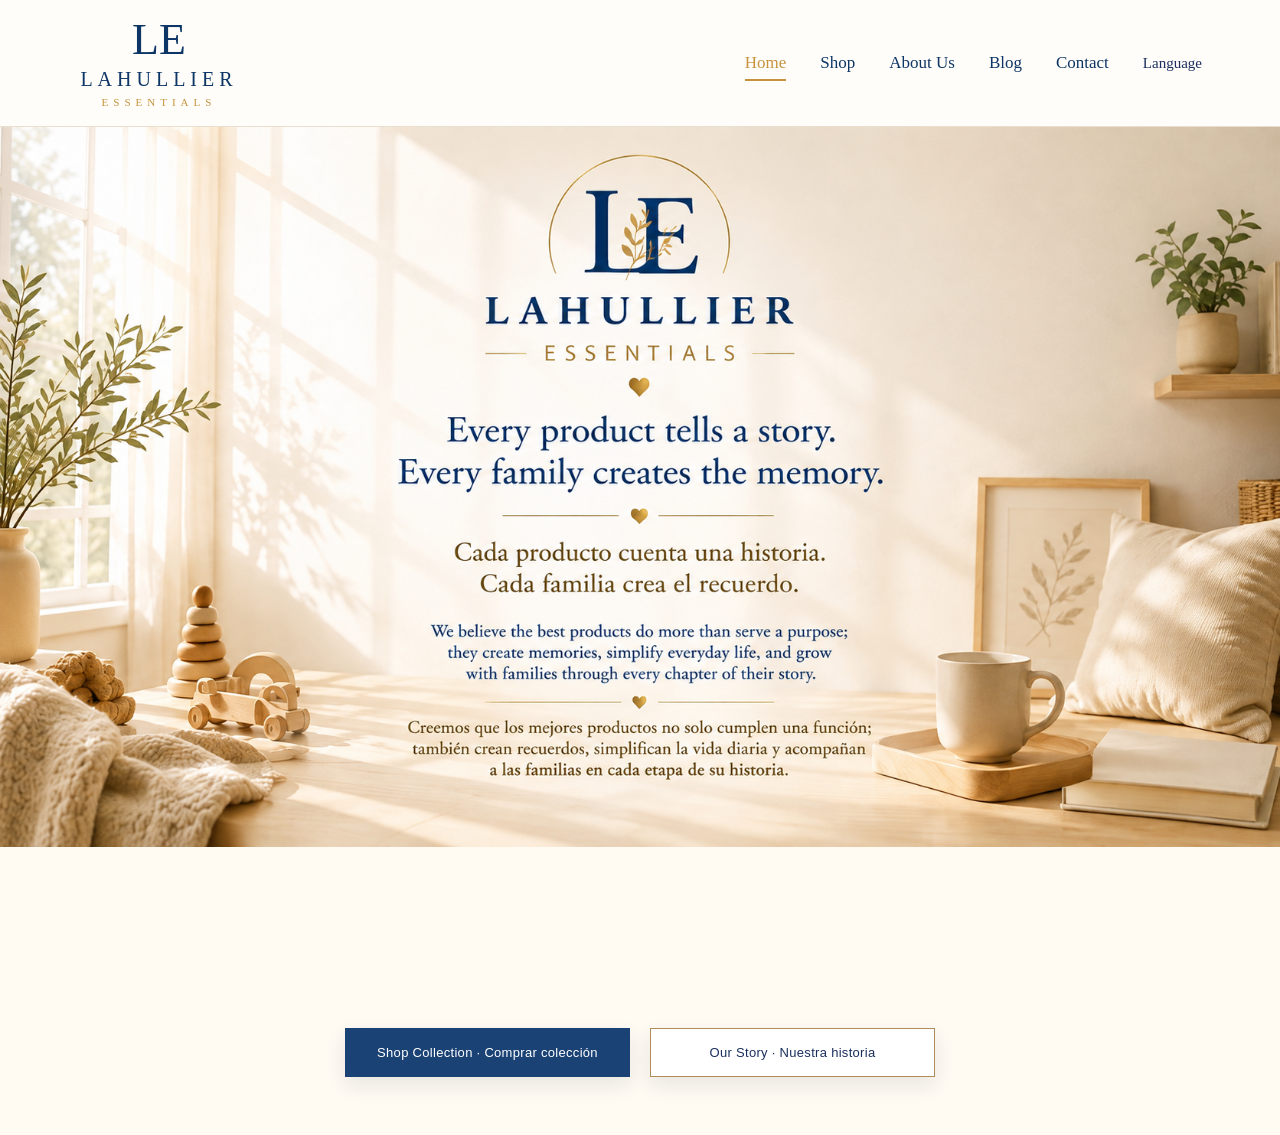
<file: index.html>
<!DOCTYPE html>
<html lang="en">
<head>
    <meta charset="UTF-8">
    <meta name="viewport" content="width=device-width, initial-scale=1.0">
    <title>Lahullier Essentials</title>

    <link rel="stylesheet" href="Style.css">
</head>

<body>
<header class="site-header">
    <a href="#" class="brand">
        <div class="brand-monogram">LE</div>
        <div class="brand-name">LAHULLIER</div>
        <div class="brand-subtitle">ESSENTIALS</div>
    </a>

    <nav class="main-navigation">
       <a href="#home" class="active">Home</a>
        <a href="shop.html">Shop</a>
<a href="about.html">About Us</a>

       <a href="blog.html">Blog</a>
        <a href="contact.html">Contact</a>
       <div class="language-menu">
    <span class="language-label">Language</span>
    <div class="gtranslate_wrapper"></div>
</div>
    </nav>

    
</header>


<!-- HERO -->
<section class="hero" id="home">
<img
    class="hero-photo"
    src="assets/3F0651DA-4A97-4241-8859-A0C5455E39ED.png"
>
</section>

<!-- OUR STORY -->
<!-- LINK TO ABOUT US -->

<section class="home-action-links">

    <a href="shop.html"
       class="home-action-button home-action-primary">
        Shop Collection · Comprar colección
    </a>

    <a href="about.html"
       class="home-action-button home-action-secondary">
        Our Story · Nuestra historia
    </a>

</section>
    <script>
window.gtranslateSettings = {
    "default_language":"en",
    "native_language_names":true,
    "languages":["en","fr","it","es","pt","de","ja","zh-TW"],
    "wrapper_selector":".gtranslate_wrapper"
}
</script>

<script src="https://cdn.gtranslate.net/widgets/latest/dropdown.js" defer></script>
<script src="Script.js"></script>
</body>
</html>
</file>
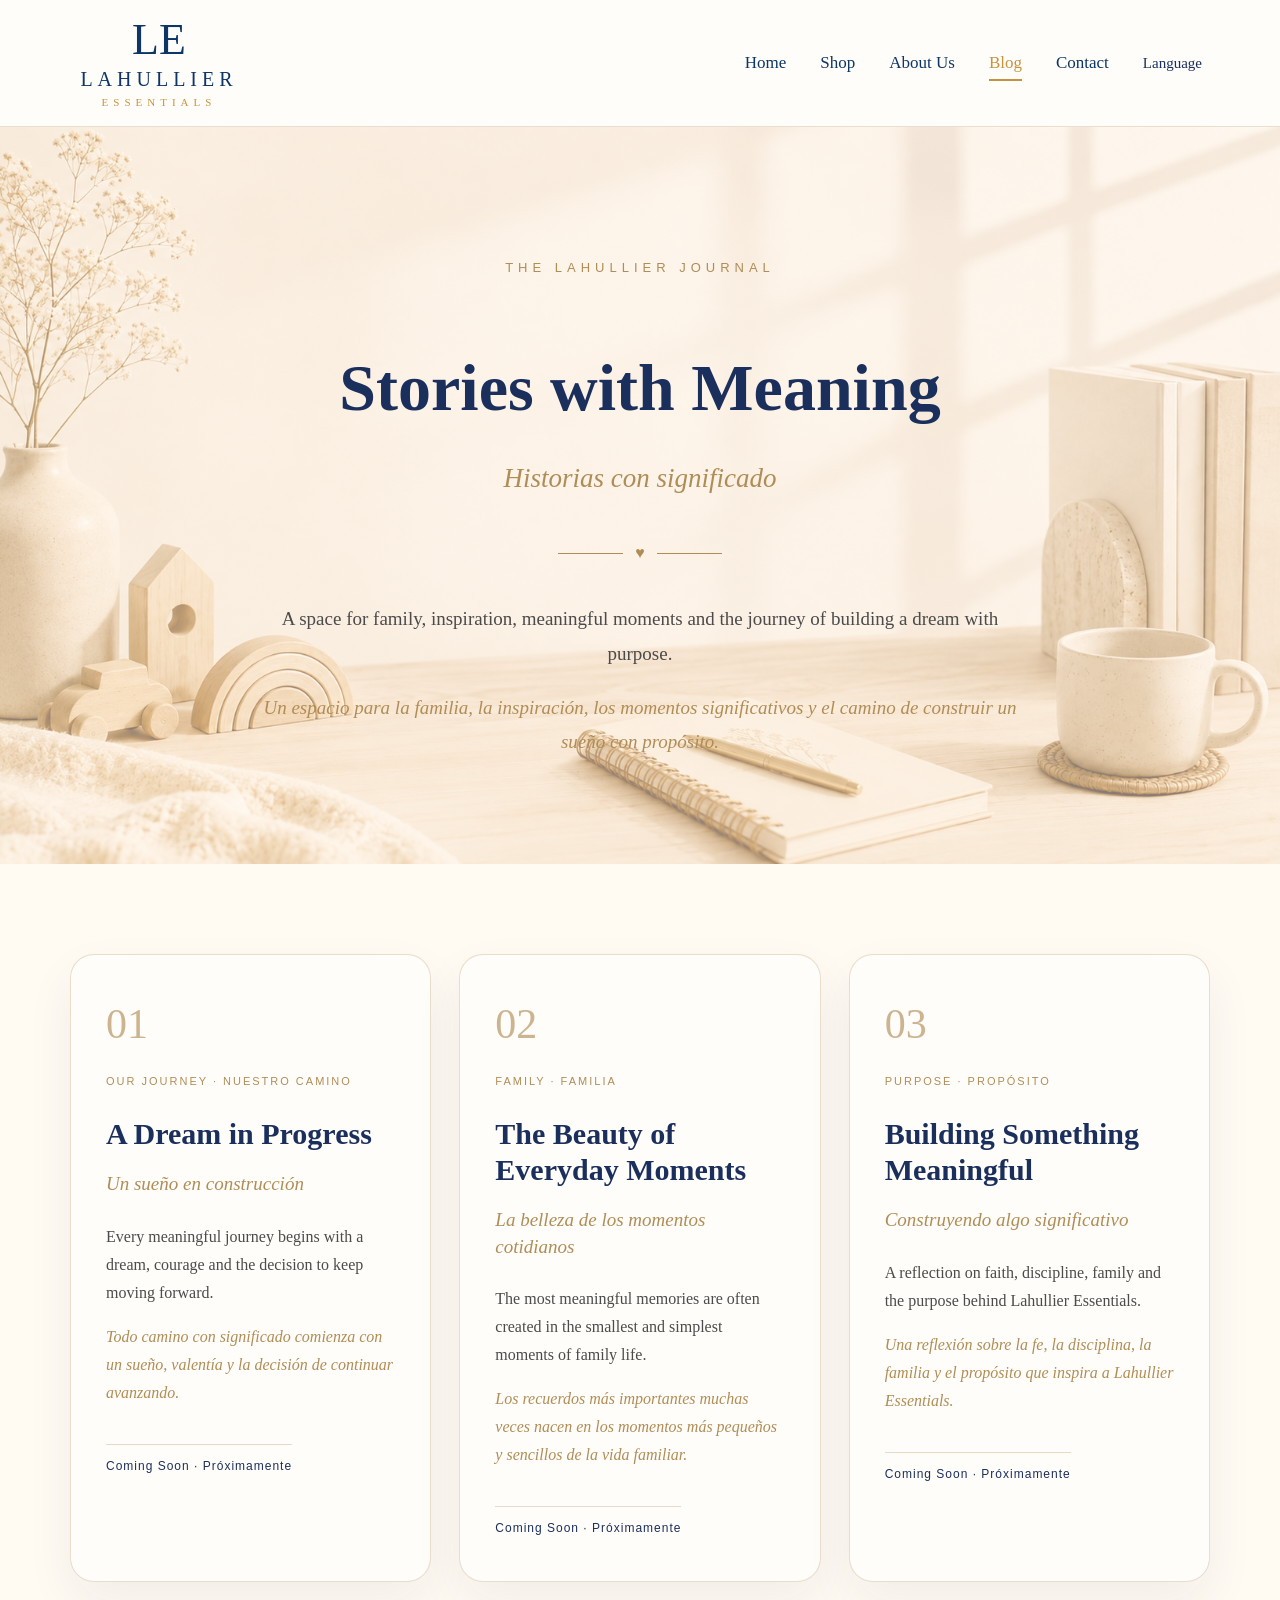
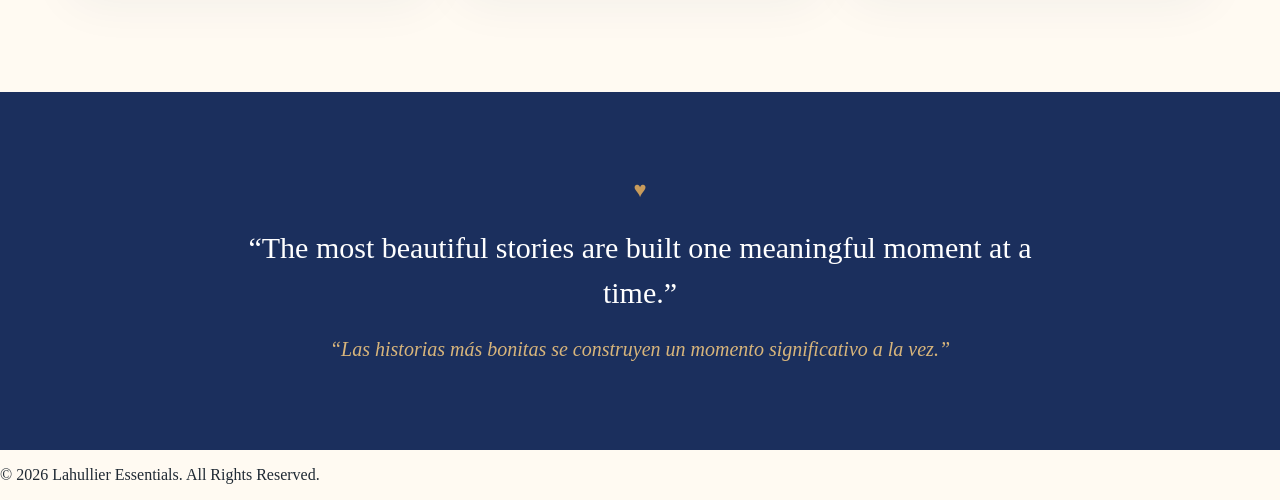
<file: blog.html>
<!DOCTYPE html>
<html lang="en">

<head>

<meta charset="UTF-8">

<meta
name="viewport"
content="width=device-width, initial-scale=1.0">

<title>Blog | Lahullier Essentials</title>

<link rel="stylesheet" href="Style.css">

</head>

<body>

<header class="site-header">

<a href="index.html" class="brand">

<div class="brand-monogram">
LE
</div>

<div class="brand-name">
LAHULLIER
</div>

<div class="brand-subtitle">
ESSENTIALS
</div>

</a>

<nav class="main-navigation">

    <a href="index.html">Home</a>
    <a href="shop.html">Shop</a>
    <a href="about.html">About Us</a>
    <a href="blog.html" class="active">Blog</a>
    <a href="contact.html">Contact</a>

    <div class="language-menu">
        <span class="language-label">Language</span>
        <div class="gtranslate_wrapper"></div>
    </div>

</nav>

</header>

<main>
<!-- ===== LAHULLIER JOURNAL ===== -->

<section class="journal-hero">

    <p class="journal-label">
        THE LAHULLIER JOURNAL
    </p>

    <h1>
        Stories with Meaning
    </h1>

    <p class="journal-title-spanish">
        Historias con significado
    </p>

    <div class="journal-divider">
        <span></span>
        <span class="journal-heart">♥</span>
        <span></span>
    </div>

    <p class="journal-intro">
        A space for family, inspiration, meaningful moments
        and the journey of building a dream with purpose.
    </p>

    <p class="journal-intro journal-spanish">
        Un espacio para la familia, la inspiración, los momentos
        significativos y el camino de construir un sueño con propósito.
    </p>

</section>


<section class="journal-posts">

    <article class="journal-card">

        <span class="journal-card-number">01</span>

        <p class="journal-category">
            OUR JOURNEY · NUESTRO CAMINO
        </p>

        <h2>
            A Dream in Progress
        </h2>

        <h3>
            Un sueño en construcción
        </h3>

        <p>
            Every meaningful journey begins with a dream,
            courage and the decision to keep moving forward.
        </p>

        <p class="journal-spanish">
            Todo camino con significado comienza con un sueño,
            valentía y la decisión de continuar avanzando.
        </p>

        <span class="journal-coming-soon">
            Coming Soon · Próximamente
        </span>

    </article>


    <article class="journal-card">

        <span class="journal-card-number">02</span>

        <p class="journal-category">
            FAMILY · FAMILIA
        </p>

        <h2>
            The Beauty of Everyday Moments
        </h2>

        <h3>
            La belleza de los momentos cotidianos
        </h3>

        <p>
            The most meaningful memories are often created
            in the smallest and simplest moments of family life.
        </p>

        <p class="journal-spanish">
            Los recuerdos más importantes muchas veces nacen
            en los momentos más pequeños y sencillos de la vida familiar.
        </p>

        <span class="journal-coming-soon">
            Coming Soon · Próximamente
        </span>

    </article>


    <article class="journal-card">

        <span class="journal-card-number">03</span>

        <p class="journal-category">
            PURPOSE · PROPÓSITO
        </p>

        <h2>
            Building Something Meaningful
        </h2>

        <h3>
            Construyendo algo significativo
        </h3>

        <p>
            A reflection on faith, discipline, family
            and the purpose behind Lahullier Essentials.
        </p>

        <p class="journal-spanish">
            Una reflexión sobre la fe, la disciplina, la familia
            y el propósito que inspira a Lahullier Essentials.
        </p>

        <span class="journal-coming-soon">
            Coming Soon · Próximamente
        </span>

    </article>

</section>


<section class="journal-closing">

    <span class="journal-closing-heart">
        ♥
    </span>

    <blockquote>
        “The most beautiful stories are built one meaningful moment at a time.”
    </blockquote>

    <p>
        “Las historias más bonitas se construyen un momento significativo a la vez.”
    </p>

</section>

</main>

<footer class="footer">

<p>
© 2026 Lahullier Essentials. All Rights Reserved.
</p>

</footer>
<script>
window.gtranslateSettings = {
    "default_language":"en",
    "native_language_names":true,
    "languages":["en","fr","it","es","pt","de","ja","zh-TW"],
    "wrapper_selector":".gtranslate_wrapper"
}
</script>

<script src="https://cdn.gtranslate.net/widgets/latest/dropdown.js" defer></script>
<script src="Script.js"></script>

</body>
</html>
</file>
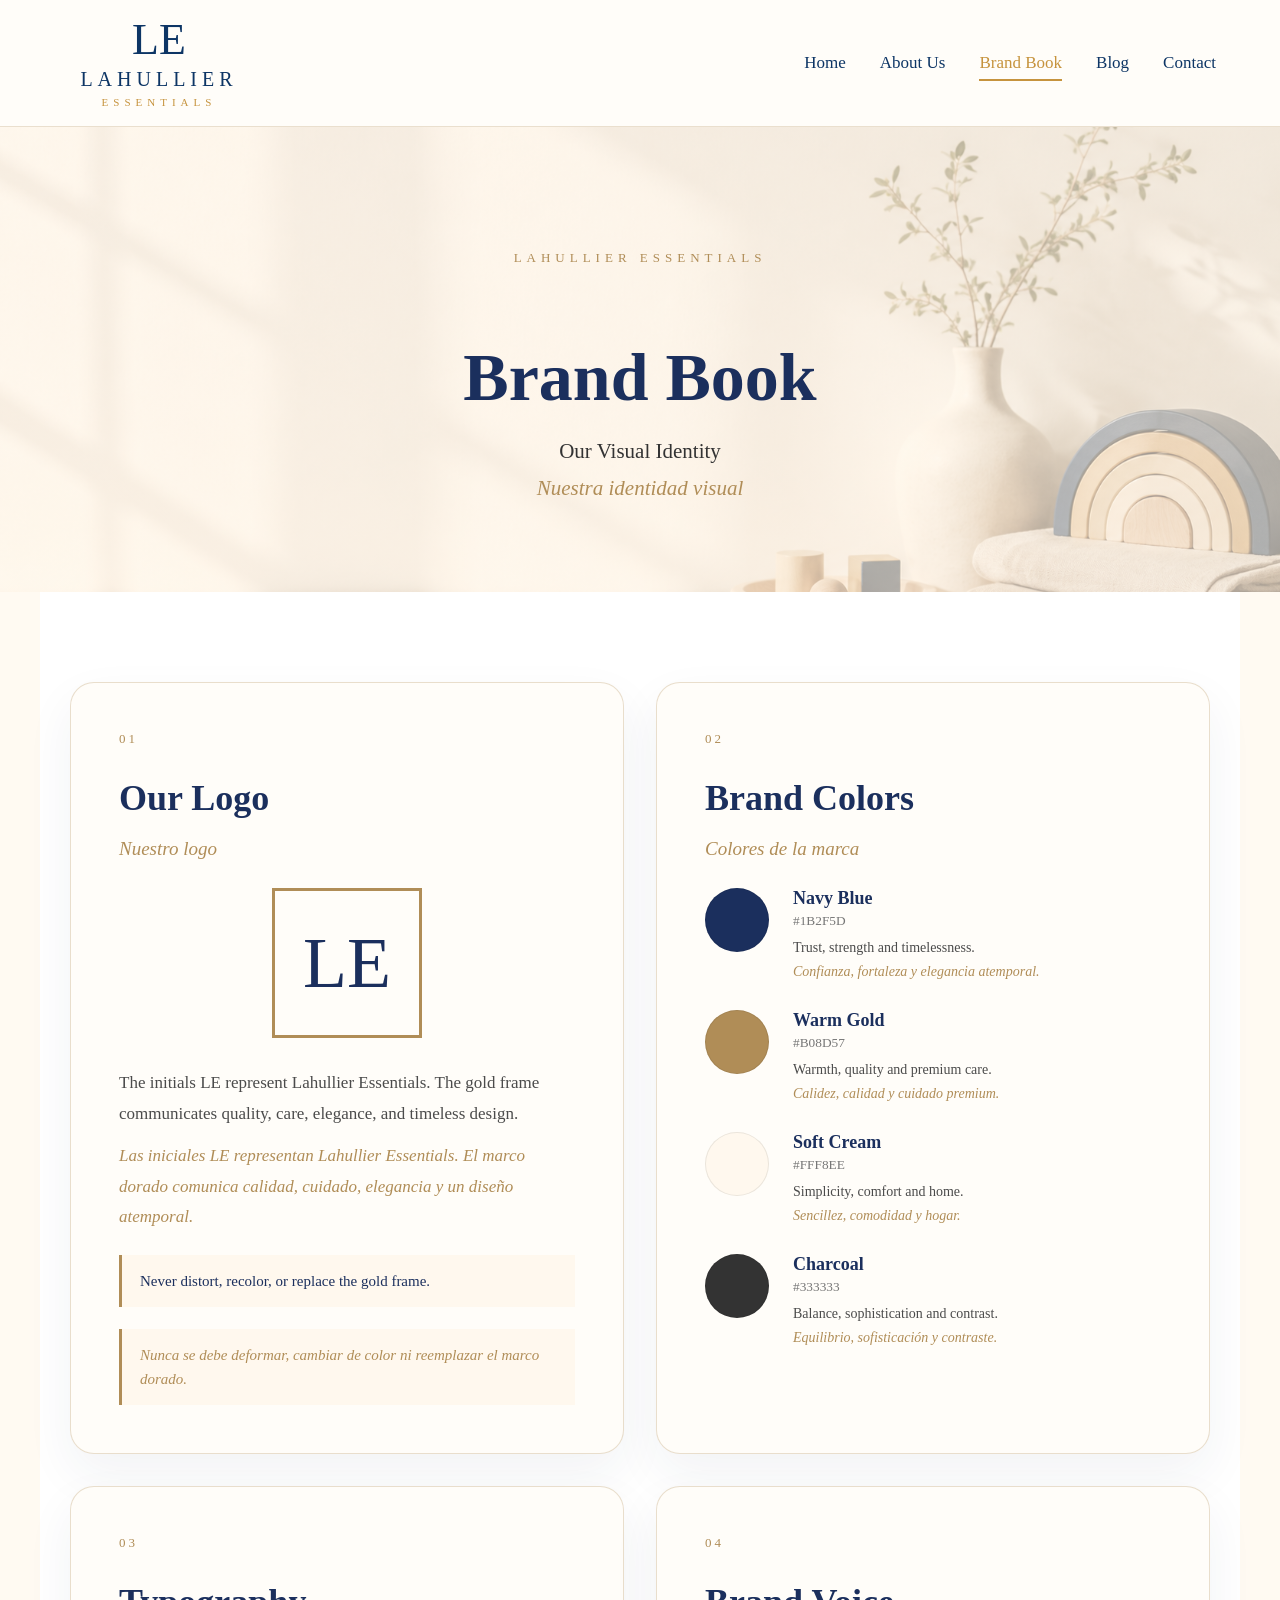
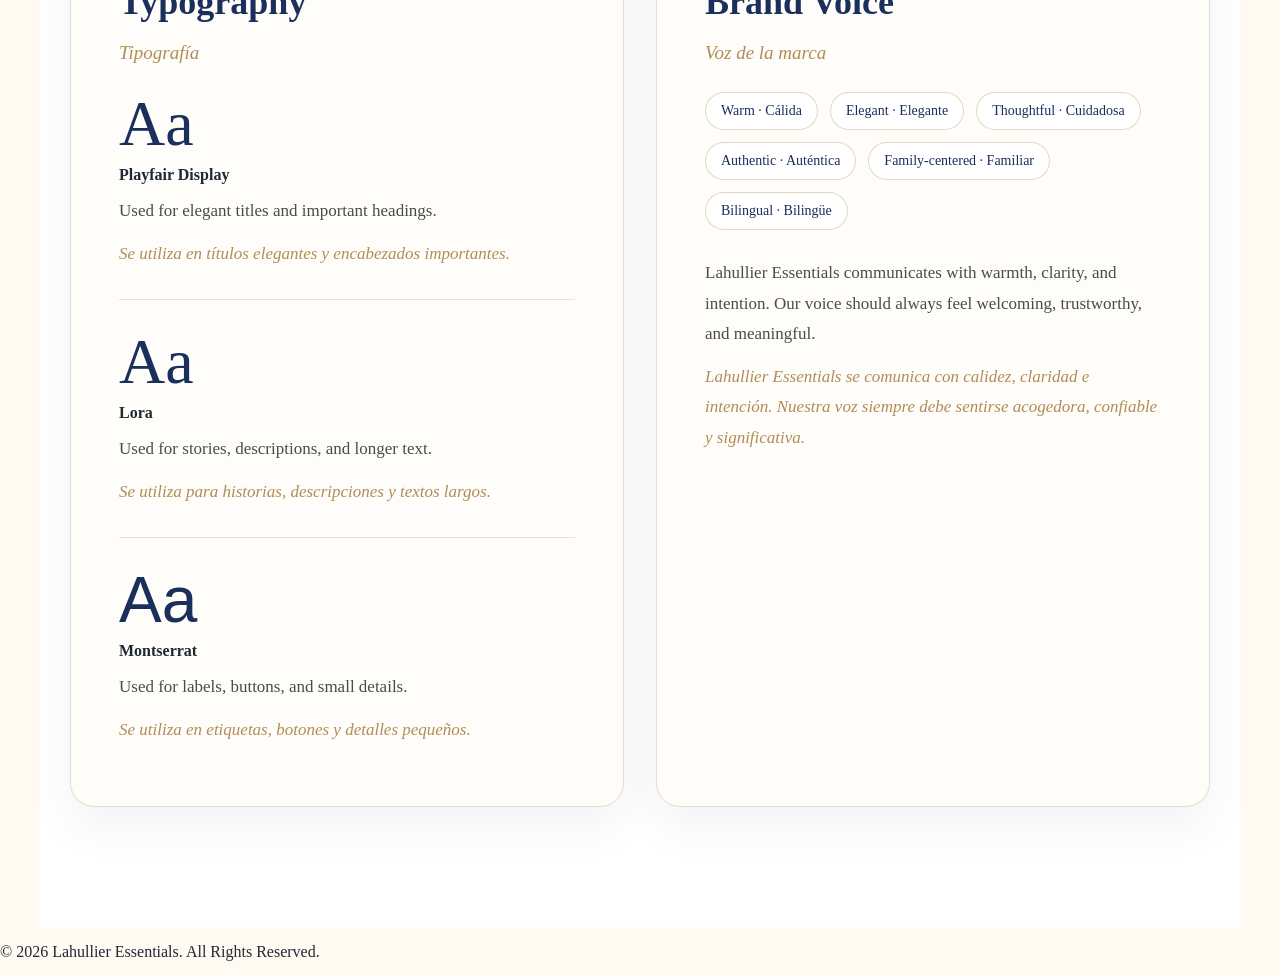
<file: brand-book.html>
<!DOCTYPE html>
<html lang="en">

<head>

<meta charset="UTF-8">

<meta
name="viewport"
content="width=device-width, initial-scale=1.0">

<title>

Brand Book |
Lahullier Essentials

</title>

<link rel="stylesheet" href="Style.css">

</head>

<body>

<header class="site-header">

<a href="index.html" class="brand">

<div class="brand-monogram">
LE
</div>

<div class="brand-name">
LAHULLIER
</div>

<div class="brand-subtitle">
ESSENTIALS
</div>

</a>

<nav class="main-navigation">

<a href="index.html">

Home

</a>

<a href="about.html">

About Us

</a>

<a href="brand-book.html"
class="active">

Brand Book

</a>

<a href="blog.html">

Blog

</a>

<a href="contact.html">

Contact

</a>

</nav>

</header>

<main>
<!-- ===== SIMPLE BRAND BOOK ===== -->

<section class="brand-guide-hero">

    <p class="brand-guide-label">
        LAHULLIER ESSENTIALS
    </p>

    <h1>
        Brand Book
    </h1>

    <p class="brand-guide-subtitle">
        Our Visual Identity
    </p>

    <p class="brand-guide-subtitle brand-guide-spanish">
        Nuestra identidad visual
    </p>

</section>


<section class="brand-guide-grid">

    <!-- LOGO -->

    <article class="brand-guide-card">

        <span class="brand-guide-number">01</span>

        <h2>
            Our Logo
        </h2>

        <h3>
            Nuestro logo
        </h3>

        <div class="brand-logo-example">
            <span>LE</span>
        </div>

        <p>
            The initials LE represent Lahullier Essentials.
            The gold frame communicates quality, care,
            elegance, and timeless design.
        </p>

        <p class="brand-guide-spanish">
            Las iniciales LE representan Lahullier Essentials.
            El marco dorado comunica calidad, cuidado,
            elegancia y un diseño atemporal.
        </p>

        <div class="brand-rule">
            Never distort, recolor, or replace the gold frame.
        </div>

        <div class="brand-rule brand-guide-spanish">
            Nunca se debe deformar, cambiar de color
            ni reemplazar el marco dorado.
        </div>

    </article>


    <!-- COLORS -->

    <article class="brand-guide-card">

        <span class="brand-guide-number">02</span>

        <h2>
            Brand Colors
        </h2>

        <h3>
            Colores de la marca
        </h3>

        <div class="brand-color-list">

            <div class="brand-color-item">
                <span class="brand-swatch navy"></span>

                <div>
                    <strong>Navy Blue</strong>
                    <small>#1B2F5D</small>
                    <p>Trust, strength and timelessness.</p>
                    <p class="brand-guide-spanish">
                        Confianza, fortaleza y elegancia atemporal.
                    </p>
                </div>
            </div>

            <div class="brand-color-item">
                <span class="brand-swatch gold"></span>

                <div>
                    <strong>Warm Gold</strong>
                    <small>#B08D57</small>
                    <p>Warmth, quality and premium care.</p>
                    <p class="brand-guide-spanish">
                        Calidez, calidad y cuidado premium.
                    </p>
                </div>
            </div>

            <div class="brand-color-item">
                <span class="brand-swatch cream"></span>

                <div>
                    <strong>Soft Cream</strong>
                    <small>#FFF8EE</small>
                    <p>Simplicity, comfort and home.</p>
                    <p class="brand-guide-spanish">
                        Sencillez, comodidad y hogar.
                    </p>
                </div>
            </div>

            <div class="brand-color-item">
                <span class="brand-swatch charcoal"></span>

                <div>
                    <strong>Charcoal</strong>
                    <small>#333333</small>
                    <p>Balance, sophistication and contrast.</p>
                    <p class="brand-guide-spanish">
                        Equilibrio, sofisticación y contraste.
                    </p>
                </div>
            </div>

        </div>

    </article>


    <!-- TYPOGRAPHY -->

    <article class="brand-guide-card">

        <span class="brand-guide-number">03</span>

        <h2>
            Typography
        </h2>

        <h3>
            Tipografía
        </h3>

        <div class="font-example font-heading">
            Aa
        </div>

        <strong>Playfair Display</strong>

        <p>
            Used for elegant titles and important headings.
        </p>

        <p class="brand-guide-spanish">
            Se utiliza en títulos elegantes y encabezados importantes.
        </p>

        <hr>

        <div class="font-example font-body">
            Aa
        </div>

        <strong>Lora</strong>

        <p>
            Used for stories, descriptions, and longer text.
        </p>

        <p class="brand-guide-spanish">
            Se utiliza para historias, descripciones y textos largos.
        </p>

        <hr>

        <div class="font-example font-label">
            Aa
        </div>

        <strong>Montserrat</strong>

        <p>
            Used for labels, buttons, and small details.
        </p>

        <p class="brand-guide-spanish">
            Se utiliza en etiquetas, botones y detalles pequeños.
        </p>

    </article>


    <!-- BRAND VOICE -->

    <article class="brand-guide-card">

        <span class="brand-guide-number">04</span>

        <h2>
            Brand Voice
        </h2>

        <h3>
            Voz de la marca
        </h3>

        <div class="brand-voice-tags">

            <span>Warm · Cálida</span>
            <span>Elegant · Elegante</span>
            <span>Thoughtful · Cuidadosa</span>
            <span>Authentic · Auténtica</span>
            <span>Family-centered · Familiar</span>
            <span>Bilingual · Bilingüe</span>

        </div>

        <p>
            Lahullier Essentials communicates with warmth,
            clarity, and intention. Our voice should always
            feel welcoming, trustworthy, and meaningful.
        </p>

        <p class="brand-guide-spanish">
            Lahullier Essentials se comunica con calidez,
            claridad e intención. Nuestra voz siempre debe
            sentirse acogedora, confiable y significativa.
        </p>

    </article>

</section>


</main>

<footer class="footer">

<p>
© 2026 Lahullier Essentials. All Rights Reserved.
</p>

</footer>

<script src="Script.js"></script>

</body>
</html>
</file>
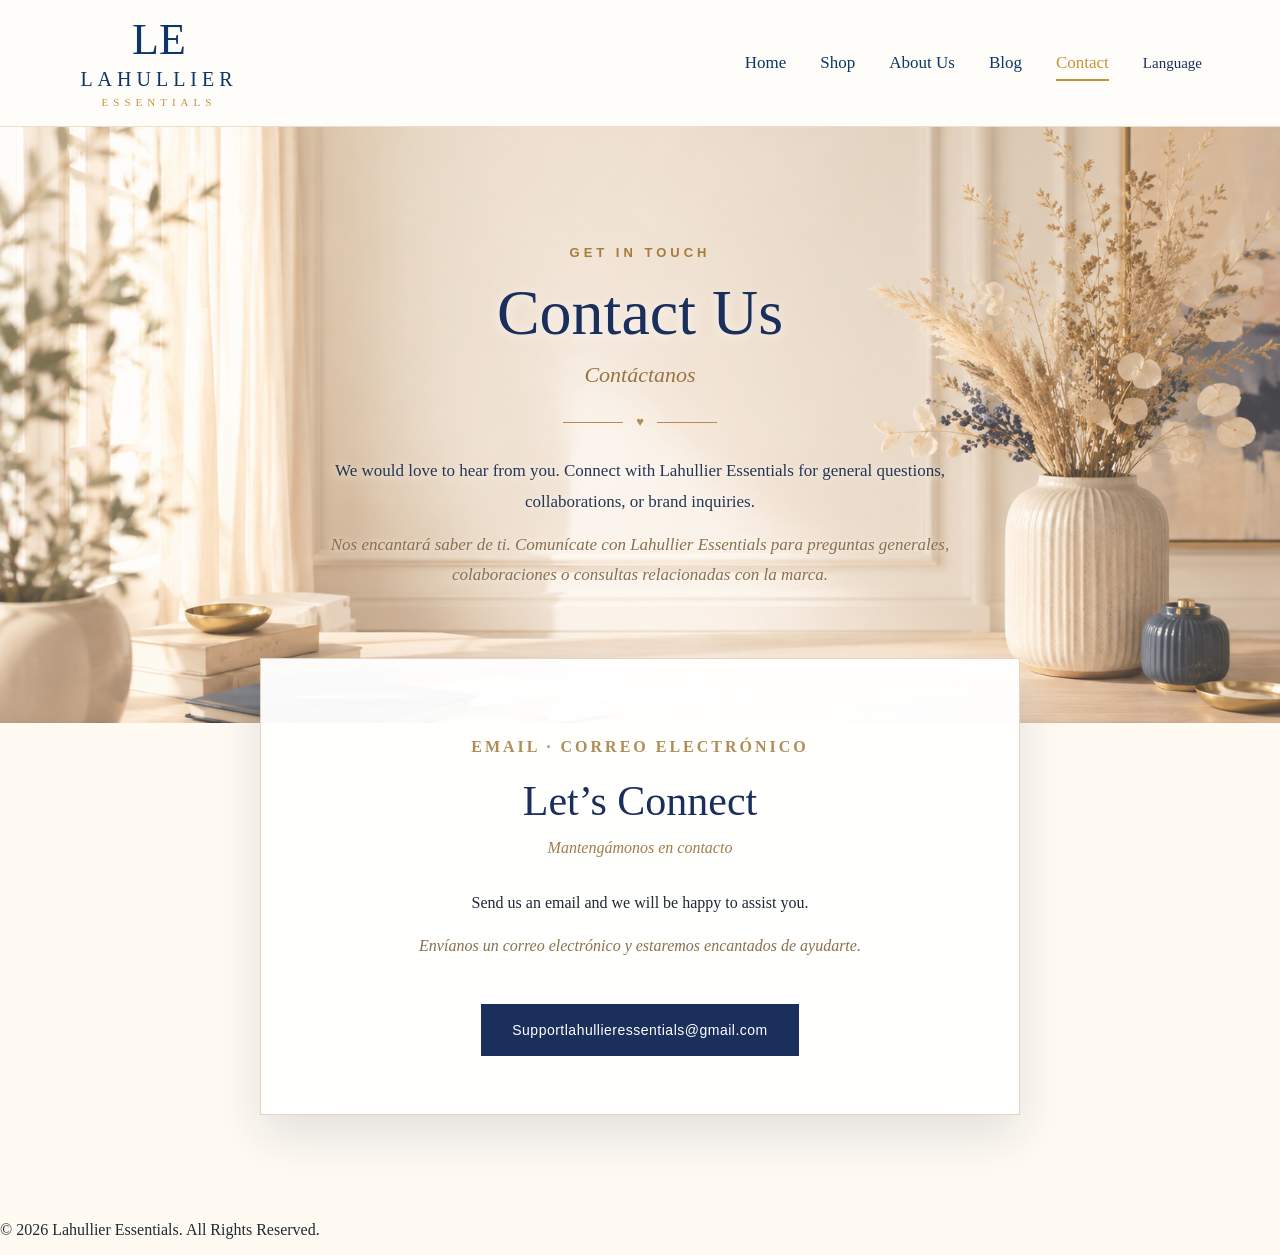
<file: contact.html>
<!DOCTYPE html>
<html lang="en">

<head>

<meta charset="UTF-8">

<meta
name="viewport"
content="width=device-width, initial-scale=1.0">

<title>Contact | Lahullier Essentials</title>

<link rel="stylesheet" href="Style.css">

</head>

<body>

<header class="site-header">

<a href="index.html" class="brand">

<div class="brand-monogram">
LE
</div>

<div class="brand-name">
LAHULLIER
</div>

<div class="brand-subtitle">
ESSENTIALS
</div>

</a>

<nav class="main-navigation">

    <a href="index.html">Home</a>
    <a href="shop.html">Shop</a>
    <a href="about.html">About Us</a>
    <a href="blog.html">Blog</a>
    <a href="contact.html" class="active">Contact</a>

    <div class="language-menu">
        <span class="language-label">Language</span>
        <div class="gtranslate_wrapper"></div>
    </div>

</nav>

</header>

<main>
<!-- ===== CONTACT PAGE ===== -->

<section class="contact-page">

    <div class="contact-hero">

        <p class="contact-label">
            GET IN TOUCH
        </p>

        <h1>
            Contact Us
        </h1>

        <p class="contact-title-spanish">
            Contáctanos
        </p>

        <div class="contact-divider">
            <span></span>
            <span class="contact-heart">♥</span>
            <span></span>
        </div>

        <p class="contact-intro">
            We would love to hear from you.
            Connect with Lahullier Essentials for general questions,
            collaborations, or brand inquiries.
        </p>

        <p class="contact-intro contact-spanish">
            Nos encantará saber de ti.
            Comunícate con Lahullier Essentials para preguntas generales,
            colaboraciones o consultas relacionadas con la marca.
        </p>

    </div>

    <div class="contact-card">

        <p class="contact-card-label">
            EMAIL · CORREO ELECTRÓNICO
        </p>

        <h2>
            Let’s Connect
        </h2>

        <p class="contact-card-spanish">
            Mantengámonos en contacto
        </p>

        <p>
            Send us an email and we will be happy to assist you.
        </p>

        <p class="contact-spanish">
            Envíanos un correo electrónico y estaremos encantados de ayudarte.
        </p>

        <a
            href="mailto:Supportlahullieressentials@gmail.com"
            class="contact-email-button">

            Supportlahullieressentials@gmail.com

        </a>

    </div>

</section>
</main>

<footer class="footer">

<p>
© 2026 Lahullier Essentials. All Rights Reserved.
</p>

</footer>
<script>
window.gtranslateSettings = {
    "default_language":"en",
    "native_language_names":true,
    "languages":["en","fr","it","es","pt","de","ja","zh-TW"],
    "wrapper_selector":".gtranslate_wrapper"
}
</script>

<script src="https://cdn.gtranslate.net/widgets/latest/dropdown.js" defer></script>
<script src="Script.js"></script>

</body>
</html>
</file>
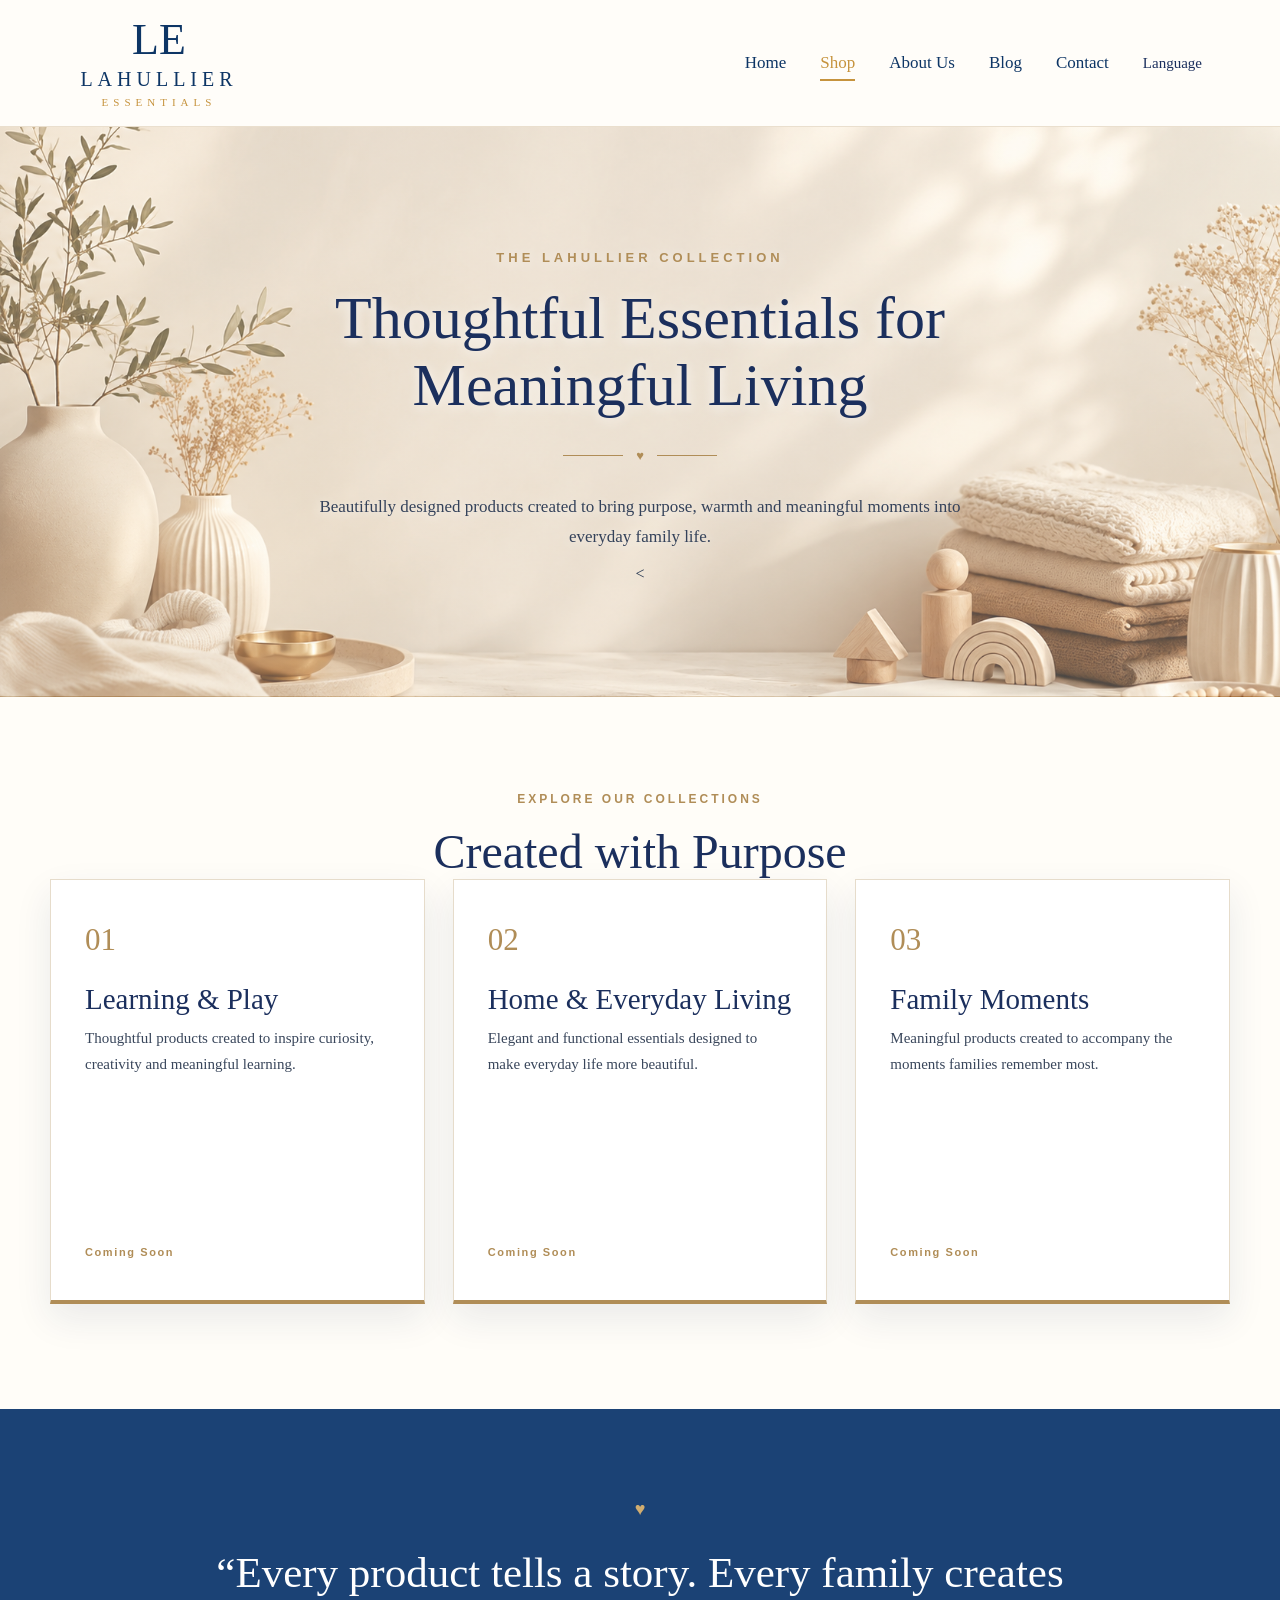
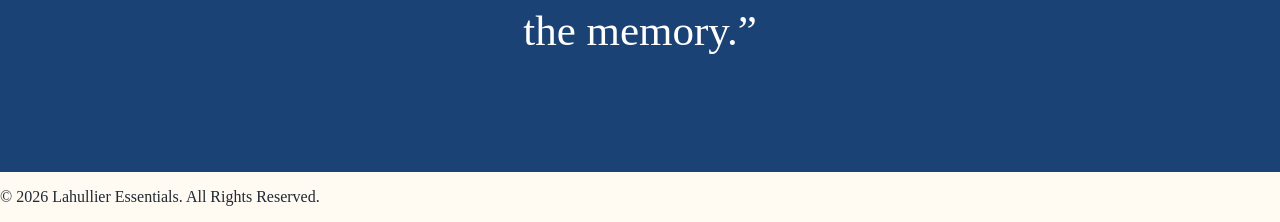
<file: shop.html>
<!DOCTYPE html>
<html lang="en">

<head>

<meta charset="UTF-8">

<meta
name="viewport"
content="width=device-width, initial-scale=1.0">

<title>Shop | Lahullier Essentials</title>

<link rel="stylesheet" href="Style.css">

</head>

<body>

<header class="site-header">

<a href="index.html" class="brand">

<div class="brand-monogram">
LE
</div>

<div class="brand-name">
LAHULLIER
</div>

<div class="brand-subtitle">
ESSENTIALS
</div>

</a>

<nav class="main-navigation">

    <a href="index.html">Home</a>
    <a href="shop.html" class="active">Shop</a>
    <a href="about.html">About Us</a>
    <a href="blog.html">Blog</a>
    <a href="contact.html">Contact</a>

    <div class="language-menu">
        <span class="language-label">Language</span>
        <div class="gtranslate_wrapper"></div>
    </div>

</nav>

</header>

<main>
<!-- ===== SHOP PAGE ===== -->

<section class="shop-page">

    <div class="shop-hero">

        <p class="shop-label">
            THE LAHULLIER COLLECTION
        </p>

        <h1>
            Thoughtful Essentials for Meaningful Living
        </h1>



        <div class="shop-divider">
            <span></span>
            <span class="shop-heart">♥</span>
            <span></span>
        </div>

        <p class="shop-intro">
            Beautifully designed products created to bring purpose,
            warmth and meaningful moments into everyday family life.
        </p>

        <

    </div>


    <section class="shop-preview">

        <p class="shop-section-label">
            EXPLORE OUR COLLECTIONS
        </p>

        <h2>
            Created with Purpose
        </h2>

     


        <div class="shop-grid">

            <article class="shop-card">

                <span class="shop-card-number">01</span>

                <h3>
                    Learning &amp; Play
                </h3>

            

                <p>
                    Thoughtful products created to inspire curiosity,
                    creativity and meaningful learning.
                </p>

                

                <span class="shop-coming-soon">
                    Coming Soon
                </span>

            </article>


            <article class="shop-card">

                <span class="shop-card-number">02</span>

                <h3>
                    Home &amp; Everyday Living
                </h3>

                

                <p>
                    Elegant and functional essentials designed
                    to make everyday life more beautiful.
                </p>

              

                <span class="shop-coming-soon">
                    Coming Soon
                </span>

            </article>


            <article class="shop-card">

                <span class="shop-card-number">03</span>

                <h3>
                    Family Moments
                </h3>

                
                

                <p>
                    Meaningful products created to accompany
                    the moments families remember most.
                </p>

                

                <span class="shop-coming-soon">
                    Coming Soon
                </span>

            </article>

        </div>

    </section>


    <section class="shop-closing">

        <span class="shop-closing-heart">♥</span>

        <blockquote>
            “Every product tells a story. Every family creates the memory.”
        </blockquote>

        

    </section>

</section>
</main>

<footer class="footer">

<p>
© 2026 Lahullier Essentials. All Rights Reserved.
</p>

</footer>
<script>
window.gtranslateSettings = {
    "default_language":"en",
    "native_language_names":true,
    "languages":["en","fr","it","es","pt","de","ja","zh-TW"],
    "wrapper_selector":".gtranslate_wrapper"
}
</script>

<script src="https://cdn.gtranslate.net/widgets/latest/dropdown.js" defer></script>
<script src="Script.js"></script>

</body>
</html>
</file>
<file: Style.css>
:root {
    --navy: #0d3565;
    --gold: #c6933d;
    --cream: #fffaf2;
    --text: #1f2933;
    --border: #eadfce;
}

* {
    box-sizing: border-box;
}

body {
    margin: 0;
    background: var(--cream);
    color: var(--text);
    font-family: Georgia, "Times New Roman", serif;
}

button,
a {
    font: inherit;
}

.site-header {
    min-height: 120px;
    padding: 18px 5%;
    display: flex;
    align-items: center;
    justify-content: space-between;
    gap: 30px;
    background: rgba(255, 253, 249, 0.97);
    border-bottom: 1px solid var(--border);
}

.brand {
    min-width: 190px;
    color: var(--navy);
    text-align: center;
    text-decoration: none;
}

.brand-monogram {
    font-size: 44px;
    line-height: 1;
}

.brand-name {
    margin-top: 6px;
    font-size: 20px;
    letter-spacing: 5px;
}

.brand-subtitle {
    margin-top: 5px;
    color: var(--gold);
    font-size: 11px;
    letter-spacing: 5px;
}

.main-navigation {
    display: flex;
    align-items: center;
    justify-content: center;
    gap: 34px;
}

.main-navigation a {
    position: relative;
    padding: 12px 0;
    color: var(--navy);
    font-size: 17px;
    text-decoration: none;
}

.main-navigation a:hover,
.main-navigation a.active {
    color: var(--gold);
}

.main-navigation a.active::after {
    content: "";
    position: absolute;
    right: 0;
    bottom: 4px;
    left: 0;
    height: 2px;
    background: var(--gold);
}

.header-actions {
    display: flex;
    align-items: center;
    gap: 12px;
}

.header-actions button {
    position: relative;
    padding: 8px;
    border: 0;
    background: transparent;
    color: var(--navy);
    font-size: 24px;
    cursor: pointer;
}

.cart-count {
    position: absolute;
    top: 0;
    right: -2px;
    width: 18px;
    height: 18px;
    display: grid;
    place-items: center;
    border-radius: 50%;
    background: var(--gold);
    color: white;
    font-family: Arial, sans-serif;
    font-size: 10px;
}

@media (max-width: 950px) {
    .site-header {
        flex-wrap: wrap;
    }

    .main-navigation {
        width: 100%;
        order: 3;
        gap: 18px;
        flex-wrap: wrap;
    }
}
/* ===========================
   HERO
=========================== */

.hero{
    min-height:900px;
    background:#f7f2e8;
    display:flex;
    justify-content:center;
    align-items:center;
    text-align:center;
    padding:120px 30px;
}

.hero-content{
    max-width:900px;
}

.hero-brand{
    margin-bottom:30px;
}

.hero-monogram{
    font-size:110px;
    color:#0d2f63;
    font-family:Georgia,serif;
    line-height:1;
}

.hero-brand-name{
    font-size:60px;
    letter-spacing:8px;
    color:#0d2f63;
    font-family:Georgia,serif;
}

.hero-brand-subtitle{
    margin-top:10px;
    letter-spacing:10px;
    color:#b28b42;
    font-size:22px;
}

.hero-heart{
    color:#b28b42;
    font-size:28px;
    margin-top:20px;
}

}
.hero-title{

    font-size:68px;

    color:#17376d;

    font-family:Georgia,serif;

    line-height:1.2;

    margin-top:40px;

}
.hero-title-spanish{

    font-size:34px;

    margin-top:30px;

    color:#7b5a2f;

    line-height:1.5;

}
/* ===========================
   HERO — AJUSTES COMPLETOS
=========================== */

.hero {
    min-height: 900px;
    padding: 90px 24px 80px;
    background-color: #f8f2e7;
    display: flex;
    align-items: center;
    justify-content: center;
    text-align: center;
}

.hero-content {
    width: min(900px, 100%);
    margin: 0 auto;
}

.hero-title {
    margin: 28px 0 0;
    color: #12386c;
    font-family: Georgia, "Times New Roman", serif;
    font-size: clamp(34px, 5vw, 68px);
    line-height: 1.15;
    font-weight: 500;
}

.hero-title-spanish {
    margin: 26px 0 0;
    color: #7b5a2f;
    font-size: clamp(22px, 3vw, 34px);
    line-height: 1.35;
}

.hero-description {
    max-width: 760px;
    margin: 30px auto 0;
    color: #17376d;
    font-size: 18px;
    line-height: 1.55;
}

.hero-description-spanish {
    color: #6f5430;
}

.hero-divider {
    width: min(340px, 80%);
    margin: 24px auto 0;
    display: flex;
    align-items: center;
    justify-content: center;
    gap: 14px;
}

.hero-divider span:not(.divider-heart) {
    height: 1px;
    flex: 1;
    background: #c9a76a;
}

.divider-heart {
    color: #c6933d;
    font-size: 18px;
}

.hero-divider-small {
    width: min(250px, 70%);
}

.hero-actions {
    margin-top: 34px;
    display: flex;
    justify-content: center;
    gap: 18px;
    flex-wrap: wrap;
}

.hero-button {
    min-width: 210px;
    padding: 14px 24px 12px;
    border: 1px solid #c6933d;
    border-radius: 7px;
    text-decoration: none;
    display: flex;
    flex-direction: column;
    align-items: center;
    gap: 4px;
    transition: 0.2s ease;
}

.hero-button span {
    font-size: 18px;
}

.hero-button small {
    font-size: 13px;
}

.hero-button-primary {
    background: #0d3565;
    color: white;
    border-color: #0d3565;
}

.hero-button-secondary {
    background: rgba(255,255,255,0.55);
    color: #6f5430;
}

.hero-button:hover {
    transform: translateY(-2px);
}

@media (max-width: 700px) {
    .hero {
        min-height: auto;
        padding: 70px 18px 60px;
    }

    .hero-monogram {
        font-size: 72px;
    }

    .hero-brand-name {
        font-size: 34px;
        letter-spacing: 5px;
    }

    .hero-brand-subtitle {
        font-size: 14px;
        letter-spacing: 7px;
    }

    .hero-description {
        font-size: 16px;
    }

    .hero-button {
        width: 100%;
        max-width: 320px;
    }
}
.hero {
  min-height: 100vh;
  background-size: cover;
  background-position: center;
  background-repeat: no-repeat;
  display: flex;
  justify-content: center;
  align-items: center;
  padding: 120px 20px 80px;
}

.hero-content {
  max-width: 820px;
  text-align: center;
}

.hero-content img {
  width: 320px;
  margin-bottom: 25px;
}

.hero-title {
  font-size: 64px;
  line-height: 1.2;
}

.hero-title-spanish {
  font-size: 34px;
  margin-top: 30px;
}

.hero-description,
.hero-description-spanish {
  max-width: 700px;
  margin: 30px auto;
  line-height: 1.8;
}

.hero-buttons {
  margin-top: 45px;
  display: flex;
  justify-content: center;
  gap: 25px;
  flex-wrap: wrap;
}
/* HERO CON EL DISEÑO OFICIAL */

.hero-image-section {
    width: 100%;
    margin: 0;
    padding: 0;
    background: #fffaf2;
    overflow: hidden;
}

.hero-image {
    display: block;
    width: 100%;
    height: auto;
    object-fit: contain;
}
.hero-image {
    display: block;
    width: 100%;
    height: auto;
    object-fit: contain;
}
.hero{
    background-image: url("https://raw.githubusercontent.com/Yissel21/lahullier-essentials-website/main/assets/C2409849-1DB2-41C2-B281-17C211411EC6.png");
    background-size: cover;
    background-position: center;
    background-repeat: no-repeat;

    min-height: 100vh;

    display:flex;
    justify-content:center;
    align-items:center;

    padding:120px 20px;
}
/* Evita que el contenido del Hero se duplique sobre la imagen */
.hero-content {
  display: none;
}

.hero {
  width: 100%;
  min-height: 0;
  aspect-ratio: 1536 / 1024;

  background-image: url("8F7D37EC-8838-4BB7-A083-94ACF7259792.png");
  background-size: cover;
  background-position: center;
  background-repeat: no-repeat;

  padding: 0;
  display: block;
}
.hero {
  width: 100%;
  margin: 0;
  padding: 0;
  min-height: 0;
  display: block;
  background: none;
}

.hero-photo {
  display: block;
  width: 100%;
  height: auto;
  margin: 0;
}
.hero{
    background:none;
    padding:0;
    margin:0;
    min-height:0;
}

.hero-photo{
    display:block;
    width:100%;
    height:auto;
}
.hero {
  margin: 0;
  padding: 0;
  background: none;
  min-height: 0;
}

.hero-photo {
  display: block;
  width: 100%;
  height: auto;
  margin: 0;
}
/* ===========================
   OUR STORY
=========================== */

.story-section {
    padding: 110px 6%;
    background: #fffaf2;
}

.story-container {
    width: min(850px, 100%);
    margin: 0 auto;
    display: grid;
    grid-template-columns: 1fr;
    align-items: center;
    gap: 40px;
    text-align: center;
}
.story-image {
    overflow: hidden;
    border-radius: 6px;
    box-shadow: 0 20px 50px rgba(35, 45, 55, 0.12);
}

.story-image img {
    display: block;
    width: 100%;
    min-height: 620px;
    object-fit: cover;
    object-position: center;
}

.story-content {
    max-width: 850px;
    margin: 0 auto;
    text-align: center;
}

.section-label {
    margin: 0 0 16px;
    color: #c6933d;
    font-family: Arial, sans-serif;
    font-size: 13px;
    font-weight: 700;
    letter-spacing: 3px;
    text-transform: uppercase;
}

.story-content h2 {
    margin: 0;
    color: #0d3565;
    font-family: Georgia, "Times New Roman", serif;
    font-size: clamp(38px, 5vw, 62px);
    font-weight: 500;
    line-height: 1.1;
}

.story-heading-spanish {
    margin: 14px 0 0;
    color: #9b7538;
    font-size: 25px;
    font-style: italic;
}

.story-divider {
    width: 210px;
    margin: 28px auto;
    display: flex;
    align-items: center;
    gap: 12px;
}

.story-divider span:first-child,
.story-divider span:last-child {
    height: 1px;
    flex: 1;
    background: #c9a76a;
}

.story-divider span:nth-child(2) {
    color: #c6933d;
}

.story-content p {
    color: #26384d;
    font-family: Arial, sans-serif;
    font-size: 17px;
    line-height: 1.75;
}

.story-content .story-spanish {
    color: #745c3c;
    font-style: italic;
}

.story-button {
    width: fit-content;
    margin: 30px auto 0;
    padding: 14px 30px;
    display: flex;
    flex-direction: column;
    align-items: center;
    gap: 3px;
    border-radius: 6px;
    background: #0d3565;
    color: #ffffff;
    text-decoration: none;
    transition: transform 0.2s ease, background 0.2s ease;
}

.story-button span {
    font-size: 17px;
}

.story-button small {
    color: #ead6ae;
    font-size: 12px;
}

.story-button:hover {
    transform: translateY(-2px);
    background: #09294f;
}

@media (max-width: 850px) {
    .story-section {
        padding: 75px 22px;
    }

    .story-container {
        grid-template-columns: 1fr;
        gap: 45px;
    }

    .story-image img {
        min-height: 420px;
    }

    .story-content {
        max-width: none;
    }
}

@media (max-width: 520px) {
    .story-section {
        padding: 55px 18px;
    }

    .story-image img {
        min-height: 320px;
    }

    .story-content p {
        font-size: 16px;
    }

    .story-button {
        width: 100%;
    }
}
html {
    scroll-behavior: smooth;
}
/* =========================================
   ABOUT US PAGE - BLOQUE 1
========================================= */

.about-hero {
    position: relative;
    min-height: 650px;
    padding: 100px 24px;
    display: flex;
    align-items: center;
    justify-content: center;
    overflow: hidden;
    background: #fffaf2;
}

.about-hero-overlay{
    display:none;
}

.about-hero-content {
    position: relative;
    z-index: 2;
    width: min(800px, 100%);
    margin: 0 auto;
    text-align: center;
}

.about-eyebrow,
.about-section-label,
.about-card-label {
    margin: 0 0 18px;
    color: #b9893e;
    font-family: Arial, sans-serif;
    font-size: 13px;
    font-weight: 700;
    letter-spacing: 3px;
    text-transform: uppercase;
}

.about-hero h1 {
    max-width: 780px;
    margin: 0 auto;
    color: #0d3565;
    font-family: Georgia, "Times New Roman", serif;
    font-size: clamp(48px, 7vw, 82px);
    font-weight: 500;
    line-height: 1.05;
}

.about-hero-spanish {
    margin: 20px 0 0;
    color: #856a46;
    font-family: Georgia, "Times New Roman", serif;
    font-size: 23px;
    font-style: italic;
}

.about-gold-divider {
    width: 220px;
    margin: 30px auto;
    display: flex;
    align-items: center;
    gap: 14px;
}

.about-gold-divider span:first-child,
.about-gold-divider span:last-child {
    height: 1px;
    flex: 1;
    background: #c9a76a;
}

.about-gold-divider span:nth-child(2) {
    color: #b9893e;
}

.about-intro {
    max-width: 690px;
    margin: 0 auto;
    color: #26384d;
    font-family: Arial, sans-serif;
    font-size: 19px;
    line-height: 1.8;
}

.about-intro-spanish {
    max-width: 690px;
    margin: 15px auto 0;
    color: #745c3c;
    font-family: Arial, sans-serif;
    font-size: 16px;
    font-style: italic;
    line-height: 1.75;
}


/* OUR STORY */

.about-story {
    padding: 110px 6%;
    background: #fffdf8;
}

.about-story-container {
    width: min(1100px, 100%);
    margin: 0 auto;
}

.about-story-heading {
    max-width: 760px;
    margin: 0 auto 60px;
    text-align: center;
}

.about-story-heading h2 {
    margin: 0;
    color: #0d3565;
    font-family: Georgia, "Times New Roman", serif;
    font-size: clamp(38px, 5vw, 58px);
    font-weight: 500;
    line-height: 1.15;
}

.about-heading-spanish {
    margin: 15px 0 0;
    color: #876a42;
    font-size: 21px;
    font-style: italic;
}

.about-story-copy {
    display: grid;
    grid-template-columns: 1fr 1fr;
    gap: 70px;
}

.about-story-column {
    position: relative;
    padding: 40px;
    border-top: 1px solid #c9a76a;
    background: #ffffff;
    box-shadow: 0 18px 45px rgba(27, 43, 62, 0.07);
}

.about-story-column p {
    margin: 0 0 22px;
    color: #26384d;
    font-family: Arial, sans-serif;
    font-size: 17px;
    line-height: 1.85;
}

.about-story-column p:last-child {
    margin-bottom: 0;
}

.about-story-column-spanish p {
    color: #725b3e;
    font-style: italic;
}
/* =========================================
   ABOUT US PAGE - BLOQUE 2
========================================= */

/* MISSION AND VISION */

.about-purpose {
    padding: 110px 6%;
    background: #f7f0e5;
}

.about-purpose-container {
    width: min(1150px, 100%);
    margin: 0 auto;
    display: grid;
    grid-template-columns: 1fr 1fr;
    gap: 35px;
}

.about-purpose-card {
    padding: 55px 45px;
    border: 1px solid rgba(185, 137, 62, 0.3);
    background: #fffdf8;
    text-align: center;
    transition:
        transform 0.25s ease,
        box-shadow 0.25s ease;
}

.about-purpose-card:hover {
    transform: translateY(-5px);
    box-shadow: 0 20px 45px rgba(28, 47, 69, 0.1);
}

.about-card-icon {
    width: 58px;
    height: 58px;
    margin: 0 auto 25px;
    display: grid;
    place-items: center;
    border: 1px solid #c9a76a;
    border-radius: 50%;
    color: #b9893e;
    font-size: 25px;
}

.about-purpose-card h3 {
    margin: 0 0 22px;
    color: #0d3565;
    font-family: Georgia, "Times New Roman", serif;
    font-size: 32px;
    font-weight: 500;
    line-height: 1.25;
}

.about-purpose-card p {
    color: #26384d;
    font-family: Arial, sans-serif;
    font-size: 16px;
    line-height: 1.8;
}

.about-purpose-card .about-card-spanish {
    color: #725b3e;
    font-style: italic;
}


/* VALUES */

.about-values {
    padding: 110px 6%;
    background: #ffffff;
}

.about-values-container {
    width: min(1200px, 100%);
    margin: 0 auto;
}

.about-values-heading {
    max-width: 780px;
    margin: 0 auto 65px;
    text-align: center;
}

.about-values-heading h2 {
    margin: 0;
    color: #0d3565;
    font-family: Georgia, "Times New Roman", serif;
    font-size: clamp(38px, 5vw, 58px);
    font-weight: 500;
    line-height: 1.15;
}

.about-values-grid {
    display: grid;
    grid-template-columns: repeat(4, 1fr);
    gap: 24px;
}

.about-value {
    min-height: 320px;
    padding: 40px 28px;
    border-bottom: 3px solid #b9893e;
    background: #fffaf2;
}

.about-value-number {
    color: #c9a76a;
    font-family: Georgia, "Times New Roman", serif;
    font-size: 40px;
}

.about-value h3 {
    margin: 28px 0 18px;
    color: #0d3565;
    font-family: Georgia, "Times New Roman", serif;
    font-size: 29px;
    font-weight: 500;
}

.about-value p {
    color: #26384d;
    font-family: Arial, sans-serif;
    font-size: 15px;
    line-height: 1.75;
}

.about-value small {
    display: block;
    margin-top: 20px;
    color: #745c3c;
    font-family: Arial, sans-serif;
    font-size: 13px;
    font-style: italic;
    line-height: 1.6;
}
/* =========================================
   ABOUT US PAGE - BLOQUE 3
========================================= */

/* PROMISE */

.about-promise{
    padding:120px 24px;
    background:#0d3565;
}

.about-promise-content{
    width:min(850px,100%);
    margin:0 auto;
    text-align:center;
}

.about-promise .about-section-label{
    color:#dfc28d;
}

.about-promise blockquote{
    margin:0;
    color:#fff;
    font-family:Georgia,"Times New Roman",serif;
    font-size:clamp(38px,5vw,60px);
    line-height:1.3;
    font-weight:400;
}

.about-promise-spanish{
    margin:25px 0 0;
    color:#ead8b9;
    font-size:20px;
    font-style:italic;
    line-height:1.6;
}

.about-primary-button{
    width:fit-content;
    margin:40px auto 0;
    padding:16px 34px;
    display:flex;
    flex-direction:column;
    align-items:center;
    gap:4px;
    background:#fff;
    color:#0d3565;
    border:1px solid #dfc28d;
    text-decoration:none;
    transition:.25s;
}

.about-primary-button:hover{
    transform:translateY(-4px);
    background:#fff8eb;
}

.about-primary-button span{
    font-family:Georgia,"Times New Roman",serif;
    font-size:17px;
}

.about-primary-button small{
    color:#876a42;
    font-size:11px;
}


/* FOOTER */

.site-footer{
    padding:75px 6% 25px;
    background:#08294f;
    color:#fff;
}

.footer-container{
    width:min(1200px,100%);
    margin:0 auto;
    display:grid;
    grid-template-columns:2fr 1fr 1fr 1fr;
    gap:50px;
}

.footer-monogram{
    color:#dfc28d;
    font-size:50px;
    font-family:Georgia,"Times New Roman",serif;
}

.footer-brand h2{
    margin:10px 0 18px;
    font-size:28px;
    font-family:Georgia,"Times New Roman",serif;
}

.footer-brand p{
    max-width:320px;
    line-height:1.7;
}

.footer-brand small{
    display:block;
    margin-top:10px;
    color:#cfb98f;
    font-style:italic;
    line-height:1.6;
}

.footer-links{
    display:flex;
    flex-direction:column;
    gap:12px;
}

.footer-links h3{
    margin-bottom:10px;
    color:#dfc28d;
}

.footer-links a{
    color:#fff;
    text-decoration:none;
}

.footer-links a:hover{
    color:#dfc28d;
}

.footer-bottom{
    width:min(1200px,100%);
    margin:50px auto 0;
    padding-top:20px;
    border-top:1px solid rgba(255,255,255,.15);
    text-align:center;
}
/* =========================================
   ABOUT US PAGE - BLOQUE 4
   RESPONSIVE
========================================= */

@media (max-width: 950px){

    .about-story-copy,
    .about-purpose-container{
        grid-template-columns:1fr;
    }

    .about-values-grid{
        grid-template-columns:repeat(2,1fr);
    }

    .footer-container{
        grid-template-columns:1fr 1fr;
    }

    .main-navigation{
        gap:18px;
    }

}


@media (max-width: 700px){

    .about-hero{
        min-height:560px;
        padding:80px 20px;
    }

    .about-hero h1{
        font-size:48px;
    }

    .about-intro{
        font-size:17px;
    }

    .about-story,
    .about-purpose,
    .about-values{
        padding:75px 22px;
    }

    .about-story-column,
    .about-purpose-card{
        padding:38px 25px;
    }

    .about-values-grid{
        grid-template-columns:1fr;
    }

    .about-value{
        min-height:auto;
    }

    .about-promise{
        padding:85px 22px;
    }

    .footer-container{
        grid-template-columns:1fr;
    }

    .site-header{
        flex-wrap:wrap;
        justify-content:center;
        gap:20px;
        padding:20px;
    }

    .main-navigation{
        width:100%;
        justify-content:center;
        flex-wrap:wrap;
        gap:14px 20px;
    }

    .header-actions{
        justify-content:center;
    }

}


@media (max-width: 520px){

    .about-hero h1{
        font-size:42px;
    }

    .about-hero-spanish{
        font-size:19px;
    }

    .about-story-heading h2,
    .about-values-heading h2{
        font-size:38px;
    }

    .about-purpose-card h3{
        font-size:28px;
    }

    .about-promise blockquote{
        font-size:36px;
    }

    .about-primary-button{
        width:100%;
        box-sizing:border-box;
    }

    .brand{
        text-align:center;
    }

    .main-navigation a{
        font-size:14px;
    }

}
/* ==========================
   BRAND BOOK
========================== */

.brandbook-hero{
    background:#fffaf2;
    min-height:85vh;
    display:flex;
    justify-content:center;
    align-items:center;
    text-align:center;
    padding:100px 30px;
    position:relative;
}

.brandbook-overlay{
    display:none;
}

.brandbook-content{
    max-width:850px;
}

.brandbook-small{
    letter-spacing:4px;
    text-transform:uppercase;
    color:#b08d57;
    font-size:14px;
    margin-bottom:20px;
}

.brandbook-hero h1{
    font-size:72px;
    font-weight:300;
    color:#1f2937;
    margin-bottom:25px;
}

.brandbook-subtitle{
    font-size:22px;
    line-height:1.8;
    color:#6b7280;
    max-width:700px;
    margin:auto;
}

@media (max-width:768px){

.brandbook-hero{
    padding:80px 25px;
}

.brandbook-hero h1{
    font-size:48px;
}

.brandbook-subtitle{
    font-size:18px;
}

}
/* ===== Meet the Founder ===== */

.founder-section{
    display:grid;
    grid-template-columns:1fr 1fr;
    gap:80px;
    align-items:center;
    padding:120px 10%;
    background:#ffffff;
}

.founder-image{
    display:flex;
    justify-content:center;
}

.founder-image img{
    width:100%;
    max-width:520px;
    height:650px;
    object-fit:cover;
    object-position:center top;
    border-radius:24px;
    box-shadow:0 25px 60px rgba(0,0,0,.12);
}

.section-tag{
    display:inline-block;
    color:#b08d57;
    letter-spacing:3px;
    text-transform:uppercase;
    font-size:14px;
    margin-bottom:20px;
}

.founder-text h2{
    font-size:48px;
    color:#1f2937;
    margin-bottom:25px;
}

.founder-text p{
    font-size:20px;
    line-height:1.9;
    color:#6b7280;
    margin-bottom:20px;
}

@media(max-width:900px){

    .founder-section{
        grid-template-columns:1fr;
        gap:45px;
        padding:70px 24px;
    }

    .founder-image img{
        max-width:420px;
        height:520px;
    }

    .founder-text{
        text-align:center;
    }

    .founder-text h2{
        font-size:38px;
    }

    .founder-text p{
        font-size:18px;
    }
}

.founder-text{
    text-align:center;
}

}
.founder-spanish{
    color:#b08d57;
    font-style:italic;
    font-size:18px;
    line-height:1.9;
    margin-top:-8px;
    margin-bottom:28px;
}
.founder-text{
    max-width:600px;
}

.founder-text h2{
    font-size:58px;
    line-height:1.1;
    margin-bottom:20px;
}

.founder-text p{
    font-size:20px;
    line-height:2;
}

.section-tag{
    letter-spacing:5px;
    font-size:14px;
    color:#b08d57;
    text-transform:uppercase;
    margin-bottom:18px;
}

.founder-image img{
    max-width:430px;
    width:100%;
    border-radius:24px;
    box-shadow:0 30px 70px rgba(0,0,0,.12);
}
.founder-quote{
    font-size:24px;
    line-height:1.6;
    font-style:italic;
    color:#b08d57;
    margin-bottom:18px;
}
/* ===== Brand Book Full Width Cover ===== */

.brandbook-cover-section{
    width:100vw;
    max-width:none;
    margin:0;
    margin-left:calc(50% - 50vw);
    padding:0;
    background:#fffaf2;
    overflow:hidden;
}

.brandbook-cover-image{
    display:block;
    width:100vw;
    max-width:none;
    height:auto;
    margin:0;
    padding:0;
}
/* Spanish text in gold */
.founder-text p.founder-spanish{
    color:#b08d57 !important;
    font-style:italic;
    font-size:18px;
    line-height:1.9;
    margin-top:-8px;
    margin-bottom:28px;
}
/* ===== A Letter to My Children ===== */

.children-letter-section{
    padding:120px 8%;
    background:linear-gradient(
        180deg,
        #fffaf2 0%,
        #ffffff 45%,
        #fffaf2 100%
    );
}

.children-letter-intro{
    max-width:1200px;
    margin:0 auto;
    display:grid;
    grid-template-columns:0.9fr 1.1fr;
    gap:80px;
    align-items:center;
}

.children-letter-photo-wrap{
    display:flex;
    justify-content:center;
}

.children-letter-photo{
    display:block;
    width:100%;
    max-width:470px;
    border-radius:28px;
    box-shadow:0 30px 70px rgba(31,41,55,.14);
}

.children-letter-heading{
    max-width:600px;
}

.children-letter-kicker{
    color:#b08d57;
    letter-spacing:5px;
    font-size:14px;
    text-transform:uppercase;
    margin-bottom:18px;
}

.children-letter-heading h2{
    color:#1f2937;
    font-size:56px;
    line-height:1.12;
    margin-bottom:18px;
}

.children-letter-title-spanish{
    color:#b08d57;
    font-size:28px;
    line-height:1.5;
    font-style:italic;
    margin-bottom:30px;
}

.children-letter-copy{
    color:#6b7280;
    font-size:19px;
    line-height:1.9;
    margin-bottom:18px;
}

.children-letter-copy-spanish{
    color:#b08d57;
    font-style:italic;
}

.children-letter-card{
    max-width:1050px;
    margin:90px auto 0;
    padding:20px;
    background:#ffffff;
    border:1px solid rgba(176,141,87,.25);
    border-radius:30px;
    box-shadow:0 30px 80px rgba(31,41,55,.12);
}

.children-letter-image{
    display:block;
    width:100%;
    height:auto;
    border-radius:20px;
}

@media(max-width:900px){

    .children-letter-section{
        padding:80px 24px;
    }

    .children-letter-intro{
        grid-template-columns:1fr;
        gap:50px;
    }

    .children-letter-heading{
        max-width:700px;
        margin:0 auto;
        text-align:center;
    }

    .children-letter-heading h2{
        font-size:42px;
    }

    .children-letter-title-spanish{
        font-size:24px;
    }

    .children-letter-card{
        margin-top:60px;
        padding:10px;
        border-radius:20px;
    }

    .children-letter-image{
        border-radius:14px;
    }
}
/* ===== Home link to About Us ===== */

.home-about-link{
    width:100%;
    padding:55px 24px;
    text-align:center;
    background:#fffaf2;
}

.home-about-link .story-button{
    display:inline-block;
    padding:15px 34px;
    text-decoration:none;
}
/* ==================================
   SIMPLE BRAND BOOK
================================== */

.brand-guide-hero{
    min-height:420px;
    padding:110px 24px 85px;
    display:flex;
    flex-direction:column;
    justify-content:center;
    text-align:center;

    background:
        linear-gradient(
            rgba(255,248,238,.62),
            rgba(255,248,238,.62)
        ),
        url("assets/6668B64A-D140-481F-A679-AC1ED1369410.png");

    background-size:cover;
    background-position:center;
    background-repeat:no-repeat;
}

.brand-guide-label{
    color:#b08d57;
    font-size:13px;
    letter-spacing:5px;
    margin-bottom:18px;
}

.brand-guide-hero h1{
    color:#1b2f5d;
    font-family:"Playfair Display", Georgia, serif;
    font-size:68px;
    line-height:1.1;
    margin-bottom:18px;
}

.brand-guide-subtitle{
    color:#333333;
    font-size:21px;
    margin:6px 0;
}

.brand-guide-spanish{
    color:#b08d57 !important;
    font-style:italic;
}

.brand-guide-grid{
    max-width:1200px;
    margin:0 auto;
    padding:90px 30px 120px;
    display:grid;
    grid-template-columns:repeat(2, 1fr);
    gap:32px;
    background:#ffffff;
}

.brand-guide-card{
    position:relative;
    padding:48px;
    border:1px solid rgba(176,141,87,.28);
    border-radius:24px;
    background:#fffdf9;
    box-shadow:0 20px 50px rgba(31,47,93,.06);
}

.brand-guide-number{
    display:block;
    color:#b08d57;
    font-size:13px;
    letter-spacing:3px;
    margin-bottom:20px;
}

.brand-guide-card h2{
    color:#1b2f5d;
    font-family:"Playfair Display", Georgia, serif;
    font-size:36px;
    margin-bottom:5px;
}

.brand-guide-card h3{
    color:#b08d57;
    font-size:19px;
    font-style:italic;
    font-weight:400;
    margin-bottom:28px;
}

.brand-guide-card p{
    color:#4b4b4b;
    font-size:17px;
    line-height:1.8;
    margin:12px 0;
}

.brand-logo-example{
    width:150px;
    height:150px;
    margin:15px auto 30px;
    display:flex;
    justify-content:center;
    align-items:center;
    border:3px solid #b08d57;
}

.brand-logo-example span{
    color:#1b2f5d;
    font-family:"Playfair Display", Georgia, serif;
    font-size:72px;
}

.brand-rule{
    margin-top:22px;
    padding:14px 18px;
    background:#fff8ee;
    border-left:3px solid #b08d57;
    color:#1b2f5d;
    font-size:15px;
    line-height:1.6;
}

.brand-color-list{
    display:grid;
    gap:25px;
}

.brand-color-item{
    display:grid;
    grid-template-columns:70px 1fr;
    gap:18px;
    align-items:start;
}

.brand-swatch{
    display:block;
    width:64px;
    height:64px;
    border-radius:50%;
    border:1px solid rgba(0,0,0,.08);
}

.brand-swatch.navy{
    background:#1b2f5d;
}

.brand-swatch.gold{
    background:#b08d57;
}

.brand-swatch.cream{
    background:#fff8ee;
}

.brand-swatch.charcoal{
    background:#333333;
}

.brand-color-item strong,
.brand-color-item small{
    display:block;
}

.brand-color-item strong{
    color:#1b2f5d;
    font-size:18px;
}

.brand-color-item small{
    color:#777777;
    margin:4px 0 8px;
}

.brand-color-item p{
    font-size:14px;
    line-height:1.5;
    margin:3px 0;
}

.font-example{
    color:#1b2f5d;
    font-size:64px;
    line-height:1;
    margin:20px 0 10px;
}

.font-heading{
    font-family:"Playfair Display", Georgia, serif;
}

.font-body{
    font-family:"Lora", Georgia, serif;
}

.font-label{
    font-family:"Montserrat", Arial, sans-serif;
}

.brand-guide-card hr{
    border:0;
    border-top:1px solid rgba(176,141,87,.25);
    margin:30px 0;
}

.brand-voice-tags{
    display:flex;
    flex-wrap:wrap;
    gap:12px;
    margin-bottom:28px;
}

.brand-voice-tags span{
    padding:10px 15px;
    border:1px solid rgba(176,141,87,.35);
    border-radius:30px;
    color:#1b2f5d;
    background:#ffffff;
    font-size:14px;
}

@media(max-width:800px){

    .brand-guide-hero{
        padding:80px 20px 65px;
    }

    .brand-guide-hero h1{
        font-size:48px;
    }

    .brand-guide-grid{
        grid-template-columns:1fr;
        padding:55px 18px 80px;
    }

    .brand-guide-card{
        padding:34px 24px;
    }

    .brand-guide-card h2{
        font-size:31px;
    }

    .brand-color-item{
        grid-template-columns:58px 1fr;
    }

    .brand-swatch{
        width:52px;
        height:52px;
    }
}
<!-- ===== LAHULLIER JOURNAL ===== -->

<section class="journal-hero">

    <p class="journal-label">
        THE LAHULLIER JOURNAL
    </p>

    <h1>
        Stories with Meaning
    </h1>

    <p class="journal-title-spanish">
        Historias con significado
    </p>

    <div class="journal-divider">
        <span></span>
        <span class="journal-heart">♥</span>
        <span></span>
    </div>

    <p class="journal-intro">
        A space for family, inspiration, meaningful moments
        and the journey of building a dream with purpose.
    </p>

    <p class="journal-intro journal-spanish">
        Un espacio para la familia, la inspiración, los momentos
        significativos y el camino de construir un sueño con propósito.
    </p>

</section>


<section class="journal-posts">

    <article class="journal-card">

        <span class="journal-card-number">01</span>

        <p class="journal-category">
            OUR JOURNEY · NUESTRO CAMINO
        </p>

        <h2>
            A Dream in Progress
        </h2>

        <h3>
            Un sueño en construcción
        </h3>

        <p>
            Every meaningful journey begins with a dream,
            courage and the decision to keep moving forward.
        </p>

        <p class="journal-spanish">
            Todo camino con significado comienza con un sueño,
            valentía y la decisión de continuar avanzando.
        </p>

        <span class="journal-coming-soon">
            Coming Soon · Próximamente
        </span>

    </article>


    <article class="journal-card">

        <span class="journal-card-number">02</span>

        <p class="journal-category">
            FAMILY · FAMILIA
        </p>

        <h2>
            The Beauty of Everyday Moments
        </h2>

        <h3>
            La belleza de los momentos cotidianos
        </h3>

        <p>
            The most meaningful memories are often created
            in the smallest and simplest moments of family life.
        </p>

        <p class="journal-spanish">
            Los recuerdos más importantes muchas veces nacen
            en los momentos más pequeños y sencillos de la vida familiar.
        </p>

        <span class="journal-coming-soon">
            Coming Soon · Próximamente
        </span>

    </article>


    <article class="journal-card">

        <span class="journal-card-number">03</span>

        <p class="journal-category">
            PURPOSE · PROPÓSITO
        </p>

        <h2>
            Building Something Meaningful
        </h2>

        <h3>
            Construyendo algo significativo
        </h3>

        <p>
            A reflection on faith, discipline, family
            and the purpose behind Lahullier Essentials.
        </p>

        <p class="journal-spanish">
            Una reflexión sobre la fe, la disciplina, la familia
            y el propósito que inspira a Lahullier Essentials.
        </p>

        <span class="journal-coming-soon">
            Coming Soon · Próximamente
        </span>

    </article>

</section>


<section class="journal-closing">

    <span class="journal-closing-heart">
        ♥
    </span>

    <blockquote>
        “The most beautiful stories are built one meaningful moment at a time.”
    </blockquote>

    <p>
        “Las historias más bonitas se construyen un momento significativo a la vez.”
    </p>

</section>
/* ==================================
   LAHULLIER JOURNAL
================================== */

.journal-hero{
    min-height:520px;
    padding:120px 25px 95px;
    display:flex;
    flex-direction:column;
    justify-content:center;
    text-align:center;

    background:
        linear-gradient(
            rgba(255,248,238,.76),
            rgba(255,248,238,.76)
        ),
        url("assets/96C91E48-C7AE-42BD-9554-2911812211AD.png");

    background-size:cover;
    background-position:center;
    background-repeat:no-repeat;
}

.journal-label{
    color:#b08d57;
    font-family:"Montserrat", Arial, sans-serif;
    font-size:13px;
    letter-spacing:5px;
    margin-bottom:22px;
}

.journal-hero h1{
    color:#1b2f5d;
    font-family:"Playfair Display", Georgia, serif;
    font-size:66px;
    line-height:1.1;
    margin-bottom:12px;
}

.journal-title-spanish{
    color:#b08d57;
    font-family:"Lora", Georgia, serif;
    font-size:27px;
    font-style:italic;
    margin-bottom:25px;
}

.journal-divider{
    display:flex;
    justify-content:center;
    align-items:center;
    gap:12px;
    margin:25px auto 30px;
}

.journal-divider span:not(.journal-heart){
    display:block;
    width:65px;
    height:1px;
    background:#b08d57;
}

.journal-heart{
    color:#b08d57;
    font-size:16px;
}

.journal-intro{
    max-width:760px;
    margin:10px auto;
    color:#4b4b4b;
    font-size:19px;
    line-height:1.8;
}

.journal-spanish{
    color:#b08d57 !important;
    font-style:italic;
}

.journal-posts{
    max-width:1200px;
    margin:0 auto;
    padding:90px 30px 110px;
    display:grid;
    grid-template-columns:repeat(3, 1fr);
    gap:28px;
}

.journal-card{
    position:relative;
    padding:45px 35px;
    background:#fffdf9;
    border:1px solid rgba(176,141,87,.28);
    border-radius:24px;
    box-shadow:0 20px 50px rgba(27,47,93,.06);
    transition:transform .3s ease, box-shadow .3s ease;
}

.journal-card:hover{
    transform:translateY(-6px);
    box-shadow:0 25px 60px rgba(27,47,93,.10);
}

.journal-card-number{
    display:block;
    color:rgba(176,141,87,.65);
    font-family:"Playfair Display", Georgia, serif;
    font-size:42px;
    margin-bottom:24px;
}

.journal-category{
    color:#b08d57 !important;
    font-family:"Montserrat", Arial, sans-serif;
    font-size:11px !important;
    letter-spacing:2px;
    margin-bottom:18px !important;
}

.journal-card h2{
    color:#1b2f5d;
    font-family:"Playfair Display", Georgia, serif;
    font-size:30px;
    line-height:1.2;
    margin-bottom:9px;
}

.journal-card h3{
    color:#b08d57;
    font-family:"Lora", Georgia, serif;
    font-size:19px;
    font-weight:400;
    font-style:italic;
    line-height:1.4;
    margin-bottom:25px;
}

.journal-card p{
    color:#4b4b4b;
    font-size:16px;
    line-height:1.75;
    margin-bottom:15px;
}

.journal-coming-soon{
    display:inline-block;
    margin-top:22px;
    padding-top:14px;
    border-top:1px solid rgba(176,141,87,.30);
    color:#1b2f5d;
    font-family:"Montserrat", Arial, sans-serif;
    font-size:12px;
    letter-spacing:1px;
}

.journal-closing{
    padding:85px 25px;
    text-align:center;
    background:#1b2f5d;
}

.journal-closing-heart{
    display:block;
    color:#c89b5b;
    font-size:22px;
    margin-bottom:22px;
}

.journal-closing blockquote{
    max-width:800px;
    margin:0 auto 18px;
    color:#ffffff;
    font-family:"Playfair Display", Georgia, serif;
    font-size:30px;
    line-height:1.5;
}

.journal-closing p{
    max-width:760px;
    margin:0 auto;
    color:#d8b57b;
    font-family:"Lora", Georgia, serif;
    font-size:20px;
    line-height:1.6;
    font-style:italic;
}

@media(max-width:900px){

    .journal-hero{
        padding:85px 20px 70px;
    }

    .journal-hero h1{
        font-size:48px;
    }

    .journal-title-spanish{
        font-size:23px;
    }

    .journal-posts{
        grid-template-columns:1fr;
        padding:60px 20px 80px;
    }

    .journal-card{
        max-width:650px;
        width:100%;
        margin:0 auto;
    }

    .journal-closing{
        padding:65px 22px;
    }

    .journal-closing blockquote{
        font-size:25px;
    }

    .journal-closing p{
        font-size:18px;
    }
}
/* ===== FORCE BLOG HERO BACKGROUND ===== */

.journal-hero{
    min-height:520px !important;
    padding:120px 25px 95px !important;
    display:flex !important;
    flex-direction:column !important;
    justify-content:center !important;
    text-align:center !important;

    background-image:
        linear-gradient(
            rgba(255,248,238,.48),
            rgba(255,248,238,.48)
        ),
        url("assets/96C91E48-C7AE-42BD-9554-2911812211AD.png") !important;

    background-size:cover !important;
    background-position:center center !important;
    background-repeat:no-repeat !important;
}
/* ===== ABOUT US HERO BACKGROUND ===== */

.about-hero{
    min-height:560px !important;

    background-image:
        linear-gradient(
            rgba(255,250,242,.58),
            rgba(255,250,242,.58)
        ),
        url("assets/E6350913-1B7F-41DA-BFEE-8A79011E0CDF.png") !important;

    background-size:cover !important;
    background-position:center center !important;
    background-repeat:no-repeat !important;
}

@media(max-width:768px){
    .about-hero{
        min-height:520px !important;
        background-position:center center !important;
    }
}
/* ===== CONTACT PAGE ===== */

.contact-page{
    background:#fffaf2;
    padding-bottom:90px;
}

/* Fondo principal de Contacto */

.contact-hero{
    min-height:570px;
    padding:105px 25px 120px;

    display:flex;
    flex-direction:column;
    justify-content:center;
    align-items:center;
    text-align:center;

    background-image:
        linear-gradient(
            rgba(255,250,242,.22),
            rgba(255,250,242,.22)
        ),
        url("assets/74D78E4A-C126-4684-8AA8-9BC5C727DC58.png");

    background-size:cover;
    background-position:center center;
    background-repeat:no-repeat;
}

.contact-label{
    margin-bottom:18px;
    font-family:"Montserrat", sans-serif;
    font-size:13px;
    font-weight:600;
    letter-spacing:4px;
    color:#a67c3c;
}

.contact-hero h1{
    margin:0;
    font-family:"Playfair Display", serif;
    font-size:64px;
    font-weight:500;
    line-height:1.1;
    color:#1b2f5d;
    text-shadow:0 2px 12px rgba(255,255,255,.75);
}

.contact-title-spanish{
    margin:14px 0 0;
    font-family:"Lora", serif;
    font-size:22px;
    font-style:italic;
    color:#9a7441;
}

.contact-divider{
    width:180px;
    margin:26px auto;
    display:flex;
    align-items:center;
    justify-content:center;
    gap:13px;
}

.contact-divider span:not(.contact-heart){
    width:60px;
    height:1px;
    background:#b08d57;
}

.contact-heart{
    color:#b08d57;
    font-size:13px;
}

.contact-intro{
    max-width:680px;
    margin:0 auto 12px;
    font-family:"Lora", serif;
    font-size:17px;
    line-height:1.8;
    color:#263650;
    text-shadow:0 1px 8px rgba(255,255,255,.9);
}

.contact-spanish{
    font-style:italic;
    color:#8b704d;
}

/* Tarjeta del correo */

.contact-card{
    position:relative;
    z-index:2;

    max-width:760px;
    margin:-65px auto 0;
    padding:58px 50px;

    text-align:center;
    background:rgba(255,255,255,.96);
    border:1px solid rgba(176,141,87,.35);
    box-shadow:0 20px 45px rgba(27,47,93,.13);
}

.contact-card-label{
    margin-bottom:17px;
    font-family:"Montserrat", sans-serif;
    font-size:12px;
    font-weight:600;
    letter-spacing:3px;
    color:#b08d57;
}

.contact-card h2{
    margin:0;
    font-family:"Playfair Display", serif;
    font-size:42px;
    font-weight:500;
    color:#1b2f5d;
}

.contact-card-spanish{
    margin:9px 0 28px;
    font-family:"Lora", serif;
    font-size:18px;
    font-style:italic;
    color:#a17d4b;
}

.contact-card p{
    font-family:"Lora", serif;
    font-size:16px;
    line-height:1.7;
}

.contact-email-button{
    display:inline-block;
    margin-top:28px;
    padding:17px 30px;

    font-family:"Montserrat", sans-serif;
    font-size:14px;
    letter-spacing:.5px;

    color:#ffffff;
    background:#1b2f5d;
    border:1px solid #1b2f5d;
    text-decoration:none;

    transition:.3s ease;
}

.contact-email-button:hover{
    color:#1b2f5d;
    background:#ffffff;
    border-color:#b08d57;
    transform:translateY(-2px);
}

/* Contacto en teléfonos */

@media(max-width:768px){

    .contact-hero{
        min-height:530px;
        padding:90px 22px 115px;
        background-position:center center;
    }

    .contact-hero h1{
        font-size:46px;
    }

    .contact-title-spanish{
        font-size:19px;
    }

    .contact-intro{
        font-size:15px;
        line-height:1.7;
    }

    .contact-card{
        width:calc(100% - 34px);
        margin:-55px auto 0;
        padding:42px 22px;
    }

    .contact-card h2{
        font-size:34px;
    }

    .contact-email-button{
        width:100%;
        padding:16px 10px;
        font-size:12px;
        overflow-wrap:anywhere;
    }
}
/* ===== SHOP PAGE ===== */

.shop-page{
    width:100%;
    background:#fffaf2;
    color:#263650;
}

/* PORTADA DE SHOP */

.shop-hero{
    min-height:570px;
    padding:110px 28px 100px;

    display:flex;
    flex-direction:column;
    justify-content:center;
    align-items:center;
    text-align:center;

    background:
        radial-gradient(
            circle at top left,
            rgba(176,141,87,.18),
            transparent 38%
        ),
        radial-gradient(
            circle at bottom right,
            rgba(27,47,93,.10),
            transparent 40%
        ),
        linear-gradient(
            135deg,
            #fffaf2 0%,
            #f7ecdc 52%,
            #fffdf8 100%
        );

    border-bottom:1px solid rgba(176,141,87,.28);
}

.shop-label{
    margin:0 0 20px;
    font-family:"Montserrat", sans-serif;
    font-size:13px;
    font-weight:600;
    letter-spacing:4px;
    color:#b08d57;
}

.shop-hero h1{
    max-width:850px;
    margin:0;

    font-family:"Playfair Display", serif;
    font-size:60px;
    font-weight:500;
    line-height:1.12;
    color:#1b2f5d;
}

.shop-title-spanish{
    max-width:750px;
    margin:17px 0 0;

    font-family:"Lora", serif;
    font-size:22px;
    font-style:italic;
    line-height:1.5;
    color:#9a7441;
}

.shop-divider{
    width:180px;
    margin:28px auto;

    display:flex;
    align-items:center;
    justify-content:center;
    gap:13px;
}

.shop-divider span:not(.shop-heart){
    width:60px;
    height:1px;
    background:#b08d57;
}

.shop-heart{
    font-size:13px;
    color:#b08d57;
}

.shop-intro{
    max-width:700px;
    margin:0 auto 12px;

    font-family:"Lora", serif;
    font-size:17px;
    line-height:1.8;
    color:#34425a;
}

.shop-spanish{
    font-style:italic;
    color:#8b704d;
}

/* SECCIÓN DE COLECCIONES */

.shop-preview{
    padding:95px 40px 105px;
    text-align:center;
    background:#fffdf8;
}

.shop-section-label{
    margin:0 0 18px;

    font-family:"Montserrat", sans-serif;
    font-size:12px;
    font-weight:600;
    letter-spacing:3px;
    color:#b08d57;
}

.shop-preview h2{
    margin:0;

    font-family:"Playfair Display", serif;
    font-size:48px;
    font-weight:500;
    color:#1b2f5d;
}

.shop-section-spanish{
    margin:10px 0 55px;

    font-family:"Lora", serif;
    font-size:19px;
    font-style:italic;
    color:#9a7441;
}

/* TARJETAS */

.shop-grid{
    width:100%;
    max-width:1180px;
    margin:0 auto;

    display:grid;
    grid-template-columns:repeat(3, 1fr);
    gap:28px;
}

.shop-card{
    min-height:425px;
    padding:42px 34px;

    display:flex;
    flex-direction:column;
    text-align:left;

    background:#ffffff;
    border:1px solid rgba(176,141,87,.30);
    border-bottom:4px solid #b08d57;
    box-shadow:0 15px 35px rgba(27,47,93,.09);

    transition:transform .3s ease, box-shadow .3s ease;
}

.shop-card:hover{
    transform:translateY(-7px);
    box-shadow:0 22px 45px rgba(27,47,93,.15);
}

.shop-card-number{
    margin-bottom:24px;

    font-family:"Playfair Display", serif;
    font-size:31px;
    color:#b08d57;
}

.shop-card h3{
    margin:0 0 8px;

    font-family:"Playfair Display", serif;
    font-size:29px;
    font-weight:500;
    line-height:1.2;
    color:#1b2f5d;
}

.shop-card h4{
    margin:0 0 25px;

    font-family:"Lora", serif;
    font-size:17px;
    font-weight:400;
    font-style:italic;
    color:#9a7441;
}

.shop-card p{
    margin:0 0 15px;

    font-family:"Lora", serif;
    font-size:15px;
    line-height:1.75;
    color:#39465b;
}

.shop-coming-soon{
    display:inline-block;
    align-self:flex-start;

    margin-top:auto;
    padding-top:25px;

    font-family:"Montserrat", sans-serif;
    font-size:11px;
    font-weight:600;
    letter-spacing:1.6px;
    color:#b08d57;
}

/* CIERRE DE SHOP */

.shop-closing{
    padding:90px 25px;
    text-align:center;
    background:#1b4275;
    color:#ffffff;
}

.shop-closing-heart{
    display:block;
    margin-bottom:24px;
    font-size:18px;
    color:#d1ad70;
}

.shop-closing blockquote{
    max-width:900px;
    margin:0 auto 22px;

    font-family:"Playfair Display", serif;
    font-size:43px;
    font-weight:400;
    line-height:1.35;
    color:#ffffff;
}

.shop-closing p{
    margin:0;

    font-family:"Lora", serif;
    font-size:17px;
    font-style:italic;
    color:#e4cda9;
}

/* SHOP EN TELÉFONOS Y TABLETAS */

@media(max-width:900px){

    .shop-grid{
        grid-template-columns:1fr;
        max-width:620px;
    }

    .shop-card{
        min-height:auto;
    }
}

@media(max-width:768px){

    .shop-hero{
        min-height:520px;
        padding:85px 22px 80px;
    }

    .shop-hero h1{
        font-size:43px;
    }

    .shop-title-spanish{
        font-size:19px;
    }

    .shop-intro{
        font-size:15px;
        line-height:1.7;
    }

    .shop-preview{
        padding:75px 20px 85px;
    }

    .shop-preview h2{
        font-size:38px;
    }

    .shop-section-spanish{
        margin-bottom:42px;
    }

    .shop-card{
        padding:36px 27px;
    }

    .shop-card h3{
        font-size:27px;
    }

    .shop-closing{
        padding:75px 22px;
    }

    .shop-closing blockquote{
        font-size:32px;
    }

    .shop-closing p{
        font-size:15px;
    }
}
/* ===== SHOP HERO BACKGROUND IMAGE ===== */

.shop-hero{
    background-image:
        linear-gradient(
            rgba(255,250,242,.28),
            rgba(255,250,242,.28)
        ),
        url("assets/6029200A-1F6E-4AF1-BDAC-0B0F8519E42A.png") !important;

    background-size:cover !important;
    background-position:center center !important;
    background-repeat:no-repeat !important;
}

.shop-hero h1,
.shop-hero .shop-label,
.shop-hero .shop-title-spanish,
.shop-hero .shop-intro{
    text-shadow:0 2px 12px rgba(255,255,255,.85);
}
/* ===== HOME ACTION BUTTONS ===== */

.home-action-links{
    width:100%;
    padding:48px 24px 58px;

    display:flex;
    justify-content:center;
    align-items:center;
    gap:20px;
    flex-wrap:wrap;

    background:#fffaf2;
}

.home-action-button{
    min-width:285px;
    padding:16px 28px;

    display:inline-flex;
    justify-content:center;
    align-items:center;

    font-family:"Montserrat", sans-serif;
    font-size:13px;
    font-weight:500;
    letter-spacing:.3px;
    text-align:center;
    text-decoration:none;

    border:1px solid transparent;
    box-shadow:0 8px 20px rgba(27,47,93,.10);

    transition:
        transform .3s ease,
        background .3s ease,
        color .3s ease,
        border-color .3s ease,
        box-shadow .3s ease;
}

/* Botón de Shop */

.home-action-primary{
    color:#ffffff;
    background:#1b4275;
    border-color:#1b4275;
}

.home-action-primary:hover{
    color:#ffffff;
    background:#142f57;
    border-color:#142f57;
    transform:translateY(-3px);
    box-shadow:0 12px 26px rgba(27,47,93,.18);
}

/* Botón de About Us */

.home-action-secondary{
    color:#1b2f5d;
    background:#ffffff;
    border-color:#b08d57;
}

.home-action-secondary:hover{
    color:#ffffff;
    background:#b08d57;
    border-color:#b08d57;
    transform:translateY(-3px);
    box-shadow:0 12px 26px rgba(176,141,87,.20);
}

/* Botones en teléfonos */

@media(max-width:650px){

    .home-action-links{
        padding:35px 18px 45px;
        flex-direction:column;
        gap:14px;
    }

    .home-action-button{
        width:100%;
        min-width:0;
        max-width:390px;
        padding:16px 15px;
        font-size:12px;
    }
}
/* ===== LANGUAGE SELECTOR ===== */

.gtranslate_wrapper{
    display:flex;
    align-items:center;
    justify-content:center;
    margin-left:8px;
}

/* Selector de idioma */

.gtranslate_wrapper select,
.gtranslate_wrapper .gt_selector{
    min-width:115px;

    padding:7px 24px 7px 8px;

    font-family:"Lora", serif;
    font-size:15px;
    font-weight:400;

    color:#1b2f5d;
    background:transparent;

    border:none;
    border-bottom:1px solid transparent;

    outline:none;
    cursor:pointer;

    transition:.3s ease;
}

.gtranslate_wrapper select:hover,
.gtranslate_wrapper .gt_selector:hover{
    color:#b08d57;
    border-bottom-color:#b08d57;
}

.gtranslate_wrapper select:focus,
.gtranslate_wrapper .gt_selector:focus{
    border-bottom-color:#b08d57;
}

/* Para que se integre bien al menú */

.main-navigation{
    display:flex;
    align-items:center;
}

/* TABLET Y TELÉFONO */

@media(max-width:900px){

    .gtranslate_wrapper{
        margin-left:0;
        margin-top:4px;
    }

    .gtranslate_wrapper select,
    .gtranslate_wrapper .gt_selector{
        min-width:105px;
        font-size:14px;
    }
}
/* ===== LANGUAGE MENU LABEL ===== */

.language-menu{
    display:flex;
    align-items:center;
    gap:6px;
}

.language-label{
    font-family:"Lora", serif;
    font-size:15px;
    color:#1b2f5d;
    white-space:nowrap;
}
</file>
